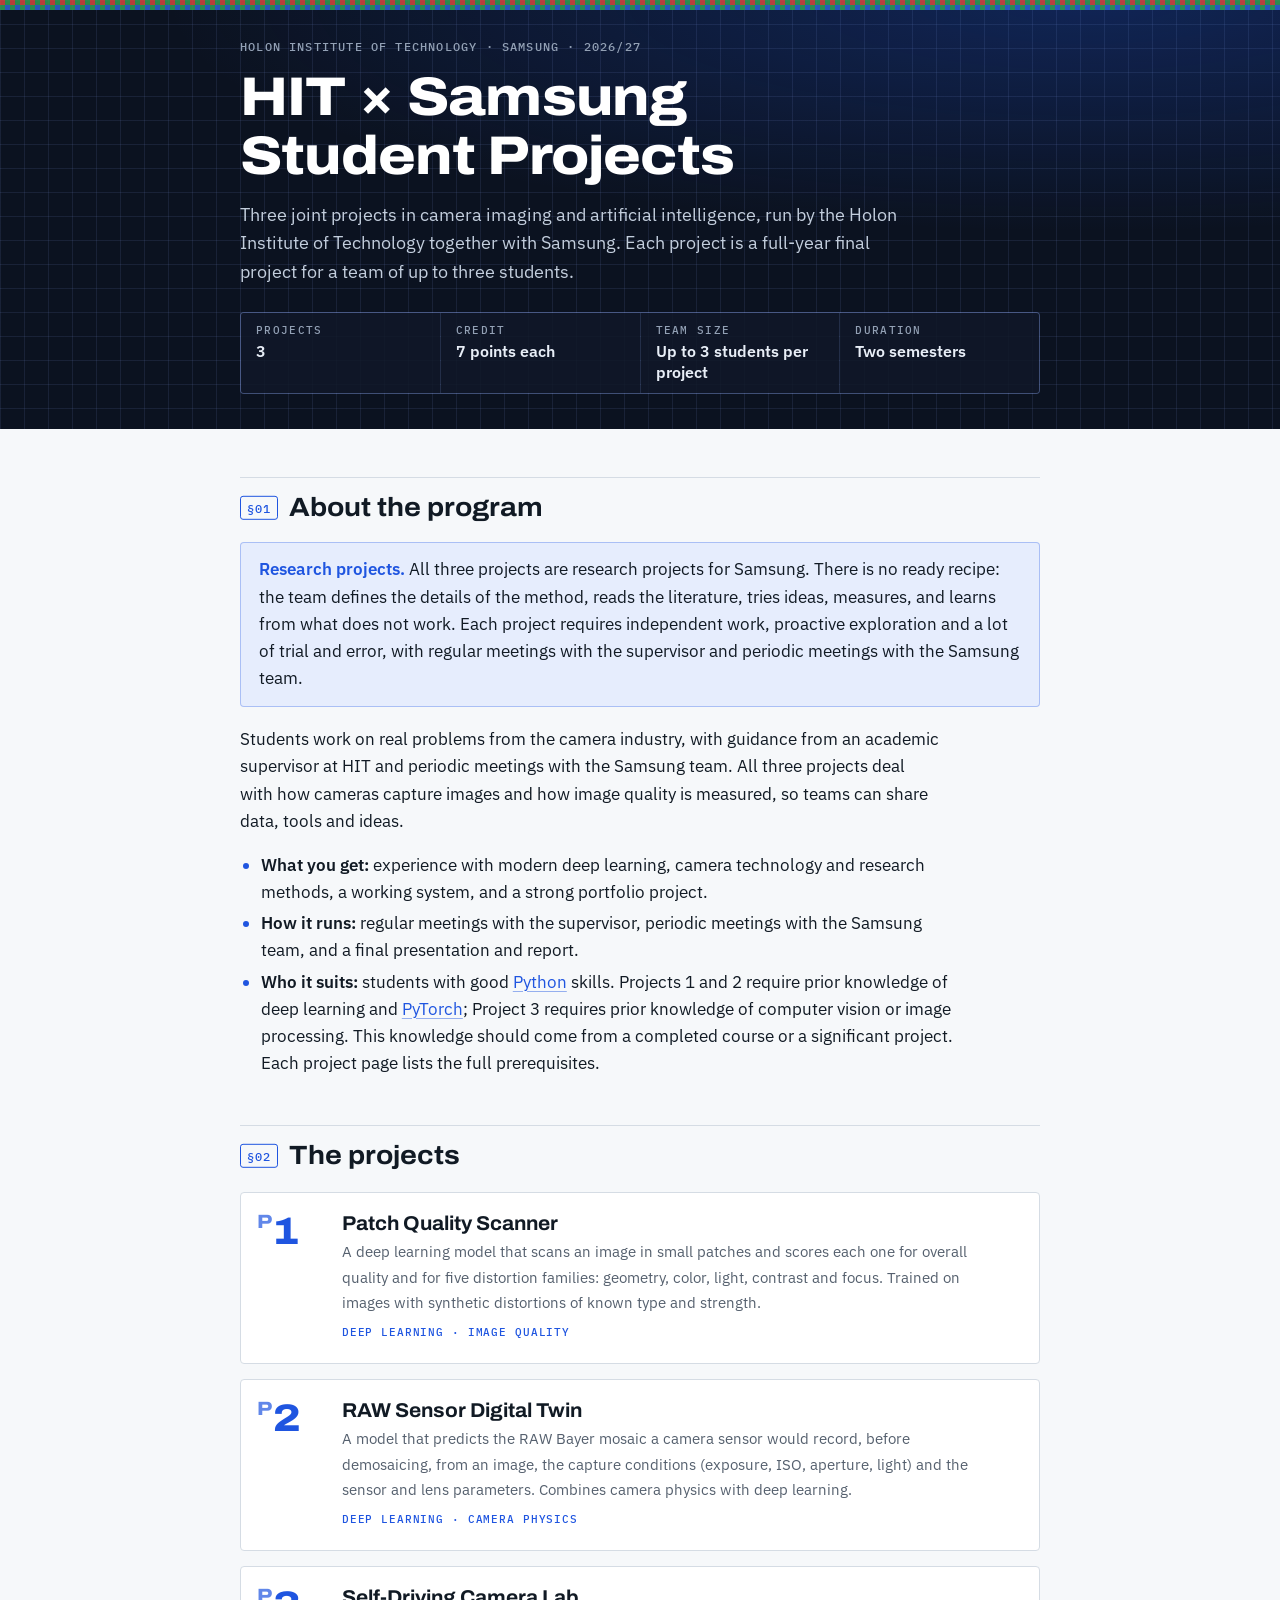
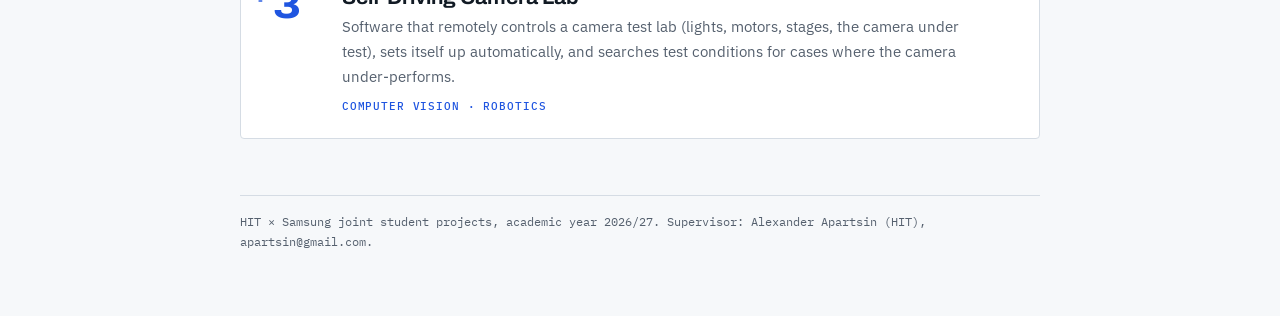
<file: index.html>
<!doctype html>
<html lang="en">
<head>
<meta charset="utf-8">
<meta name="viewport" content="width=device-width, initial-scale=1, viewport-fit=cover">
<title>HIT &times; Samsung Projects</title>
<link rel="stylesheet" href="style.css">
</head>
<body>
<main class="page">

<header class="masthead">
<div class="crumbs">Holon Institute of Technology &middot; Samsung &middot; 2026/27</div>
<h1>HIT &times; Samsung Student Projects</h1>
<p class="lede">Three joint projects in camera imaging and artificial intelligence, run by the Holon Institute of Technology together with Samsung. Each project is a full-year final project for a team of up to three students.</p>

<dl class="facts">
  <div><dt>Projects</dt><dd>3</dd></div>
  <div><dt>Credit</dt><dd>7 points each</dd></div>
  <div><dt>Team size</dt><dd>Up to 3 students per project</dd></div>
  <div><dt>Duration</dt><dd>Two semesters</dd></div>
</dl>
</header>

<h2>About the program</h2>
<p class="research"><strong>Research projects.</strong> All three projects are research projects for Samsung. There is no ready recipe: the team defines the details of the method, reads the literature, tries ideas, measures, and learns from what does not work. Each project requires independent work, proactive exploration and a lot of trial and error, with regular meetings with the supervisor and periodic meetings with the Samsung team.</p>

<p>Students work on real problems from the camera industry, with guidance from an academic supervisor at HIT and periodic meetings with the Samsung team. All three projects deal with how cameras capture images and how image quality is measured, so teams can share data, tools and ideas.</p>
<ul>
  <li><strong>What you get:</strong> experience with modern deep learning, camera technology and research methods, a working system, and a strong portfolio project.</li>
  <li><strong>How it runs:</strong> regular meetings with the supervisor, periodic meetings with the Samsung team, and a final presentation and report.</li>
  <li><strong>Who it suits:</strong> students with good <a href="https://www.python.org/">Python</a> skills. Projects 1 and 2 require prior knowledge of deep learning and <a href="https://pytorch.org/">PyTorch</a>; Project 3 requires prior knowledge of computer vision or image processing. This knowledge should come from a completed course or a significant project. Each project page lists the full prerequisites.</li>
</ul>

<h2>The projects</h2>
<div class="projects">
  <a class="project-card" href="project1-patch-quality.html">
    <span class="n">1</span>
    <div>
      <h3>Patch Quality Scanner</h3>
      <p>A deep learning model that scans an image in small patches and scores each one for overall quality and for five distortion families: geometry, color, light, contrast and focus. Trained on images with synthetic distortions of known type and strength.</p>
      <span class="kind">Deep learning &middot; Image quality</span>
    </div>
  </a>
  <a class="project-card" href="project2-raw-sensor-twin.html">
    <span class="n">2</span>
    <div>
      <h3>RAW Sensor Digital Twin</h3>
      <p>A model that predicts the RAW Bayer mosaic a camera sensor would record, before demosaicing, from an image, the capture conditions (exposure, ISO, aperture, light) and the sensor and lens parameters. Combines camera physics with deep learning.</p>
      <span class="kind">Deep learning &middot; Camera physics</span>
    </div>
  </a>
  <a class="project-card" href="project3-lab-automation.html">
    <span class="n">3</span>
    <div>
      <h3>Self-Driving Camera Lab</h3>
      <p>Software that remotely controls a camera test lab (lights, motors, stages, the camera under test), sets itself up automatically, and searches test conditions for cases where the camera under-performs.</p>
      <span class="kind">Computer vision &middot; Robotics</span>
    </div>
  </a>
</div>

<footer>HIT &times; Samsung joint student projects, academic year 2026/27. Supervisor: Alexander Apartsin (HIT), apartsin@gmail.com.</footer>
</main>
</body>
</html>
</file>
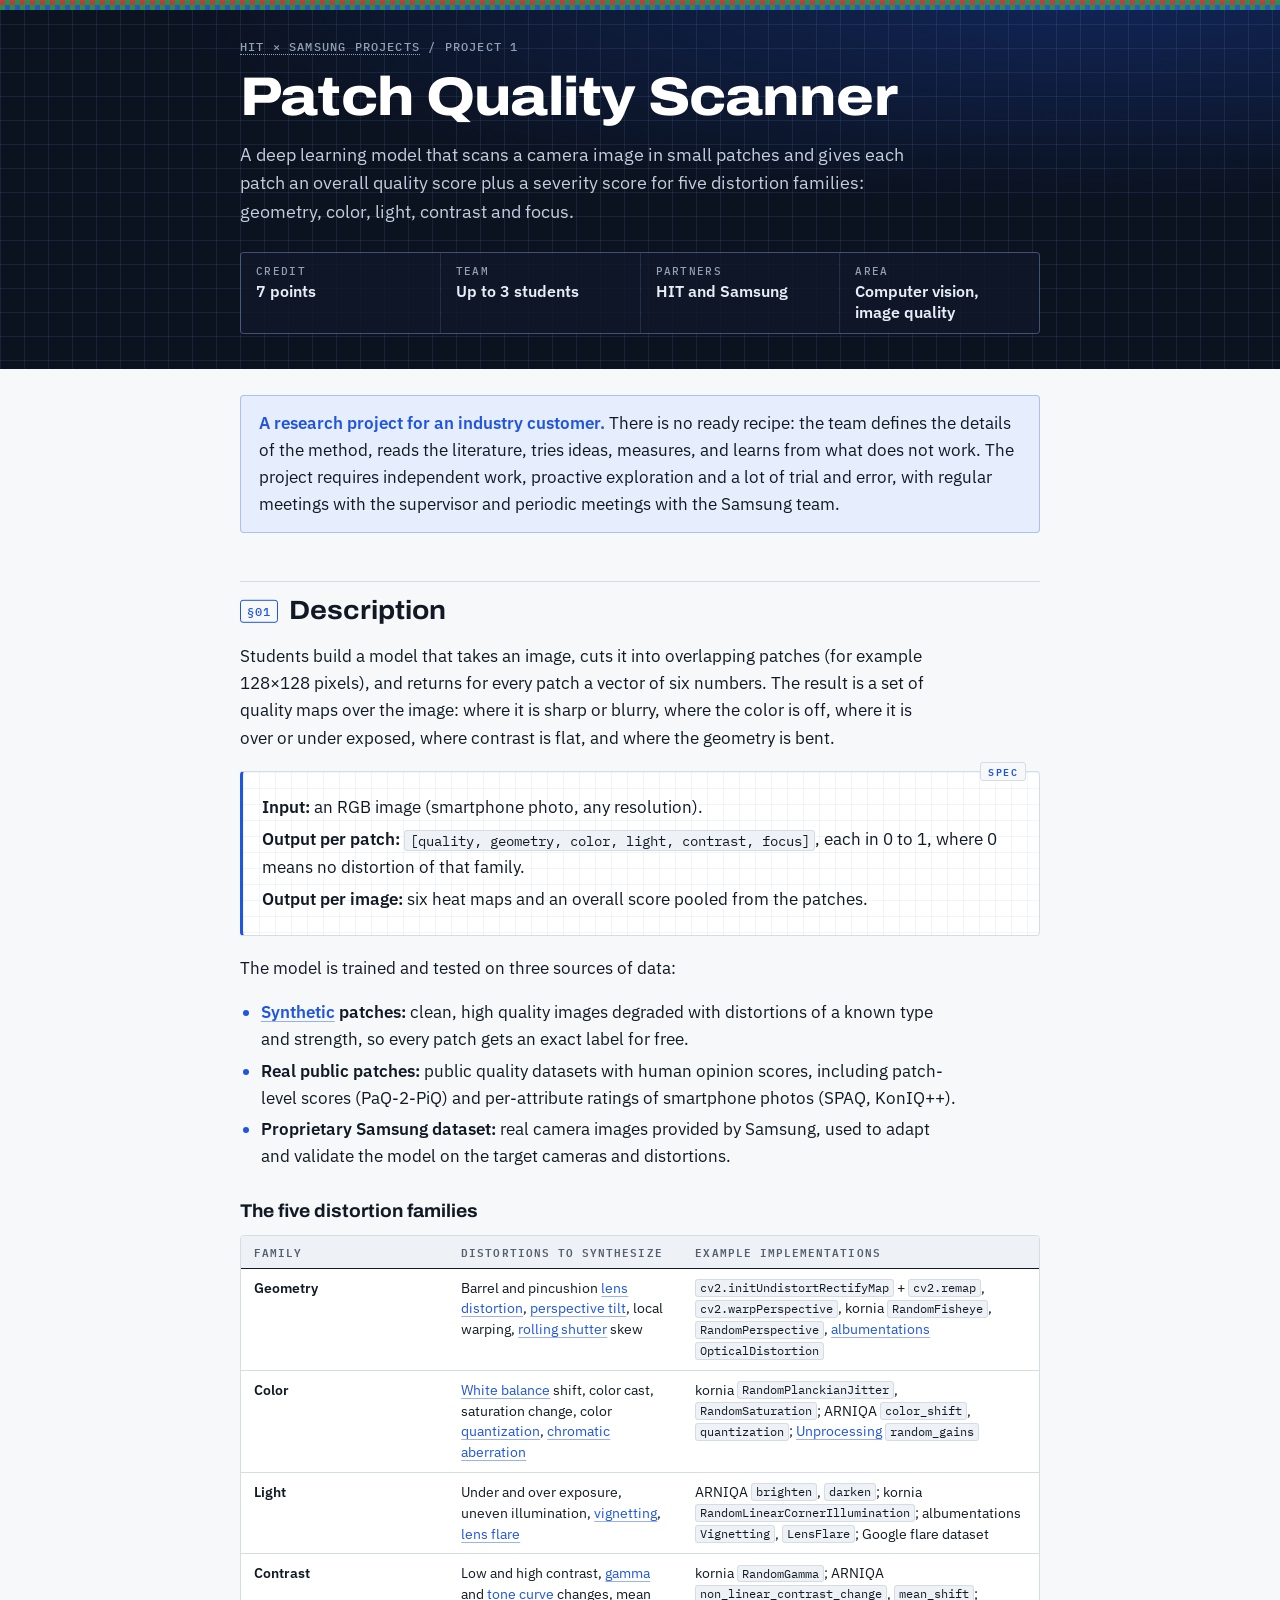
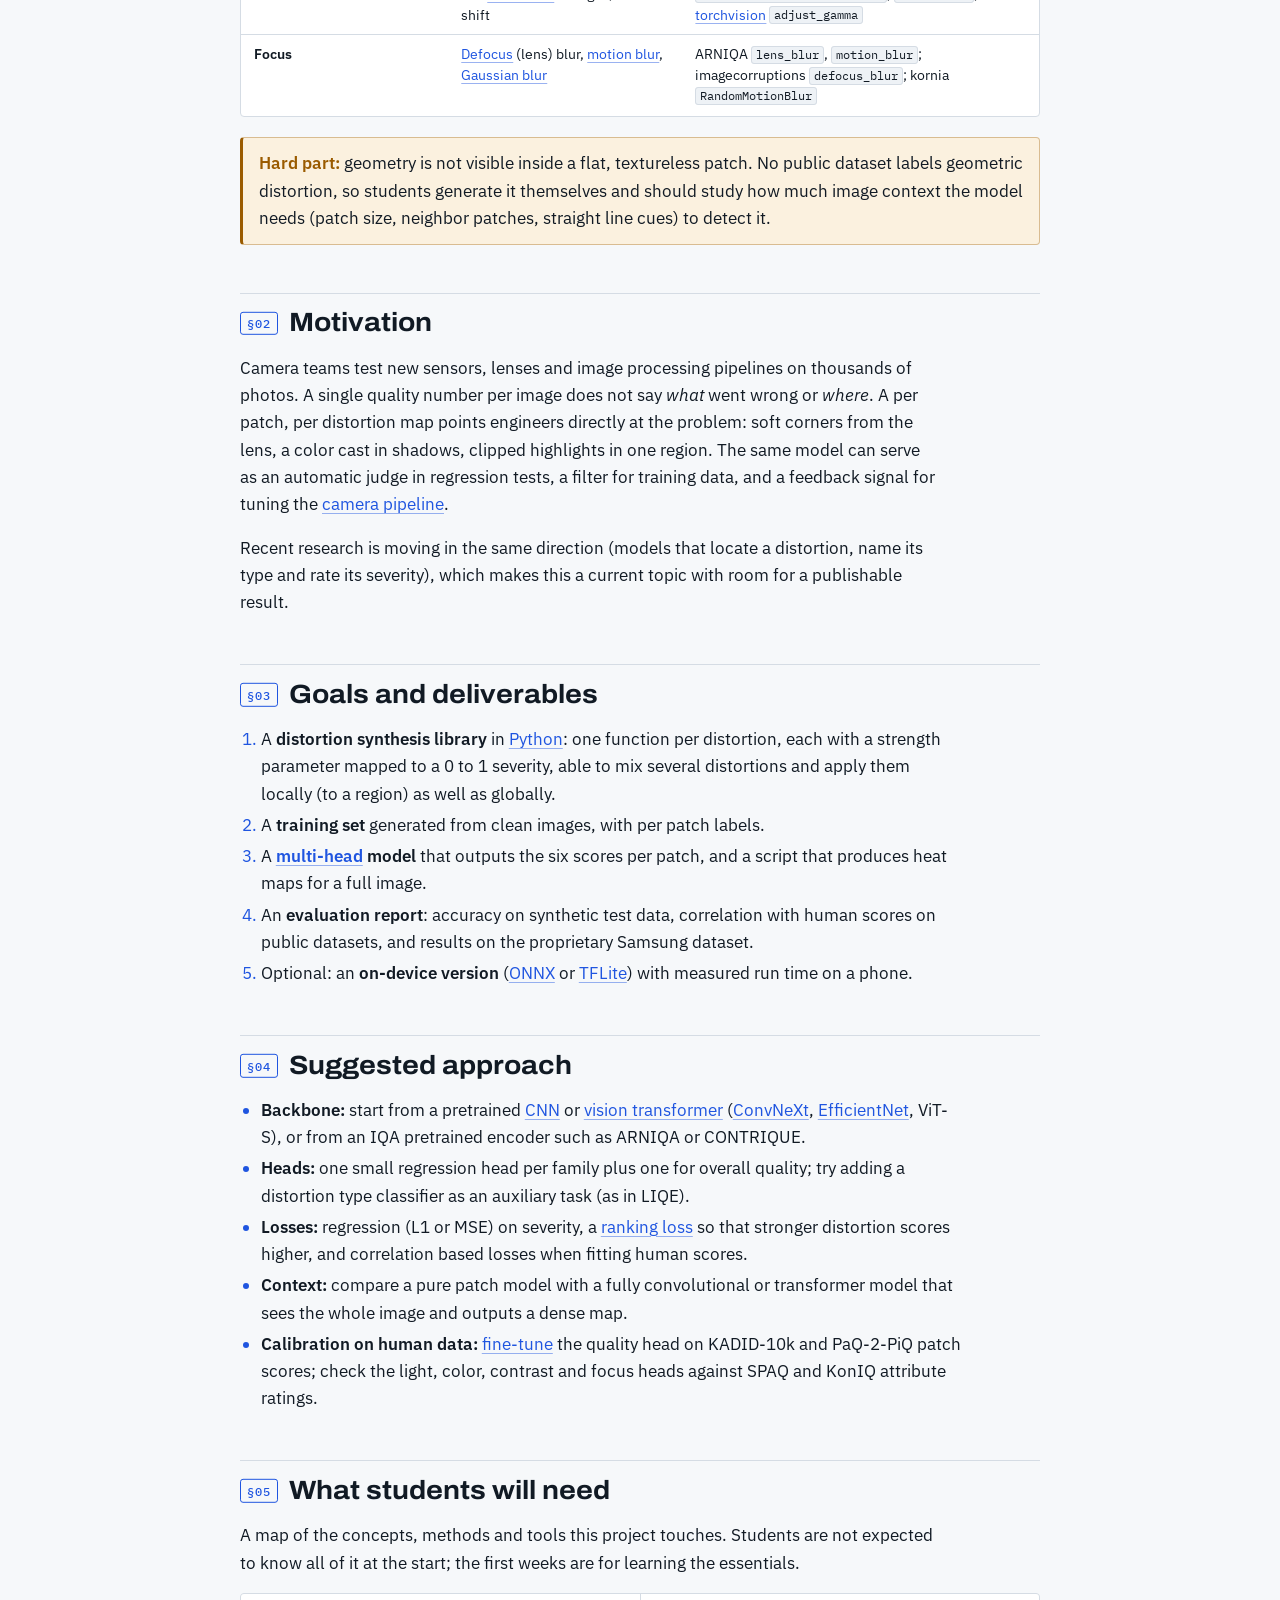
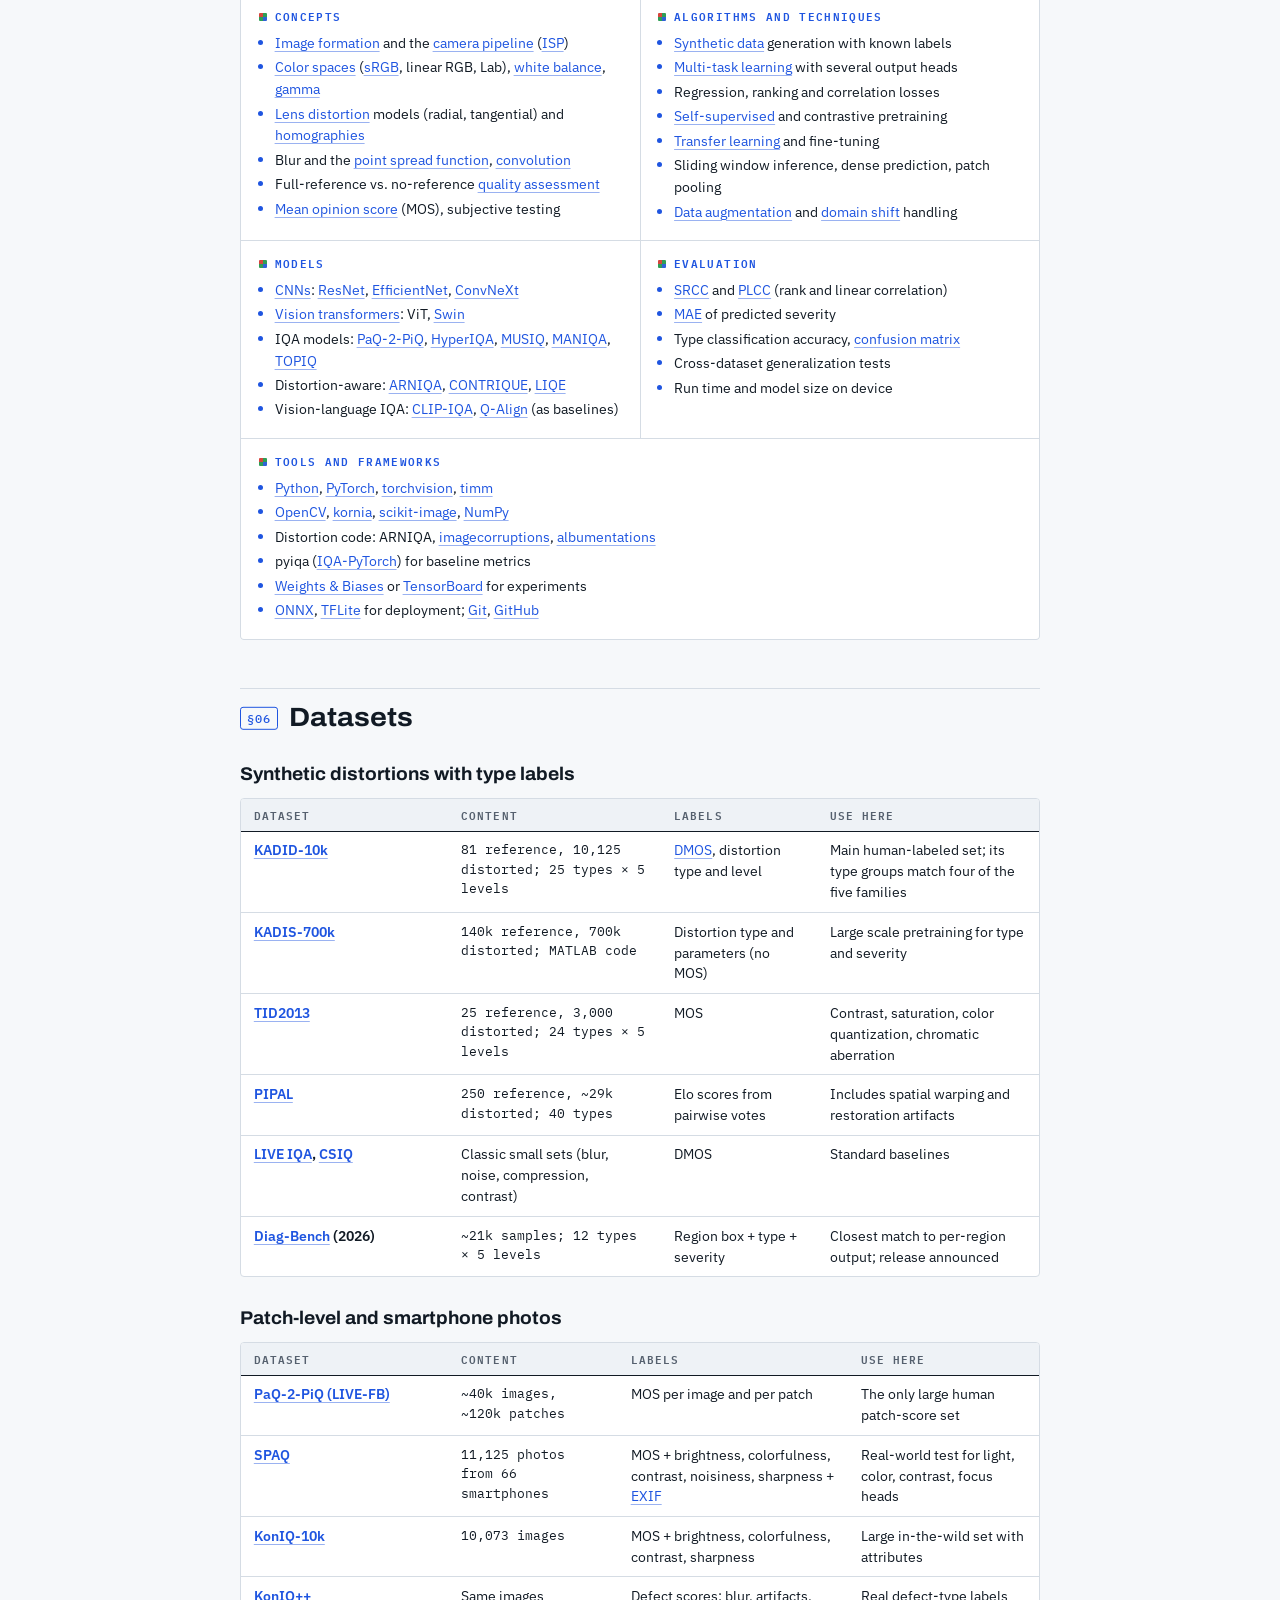
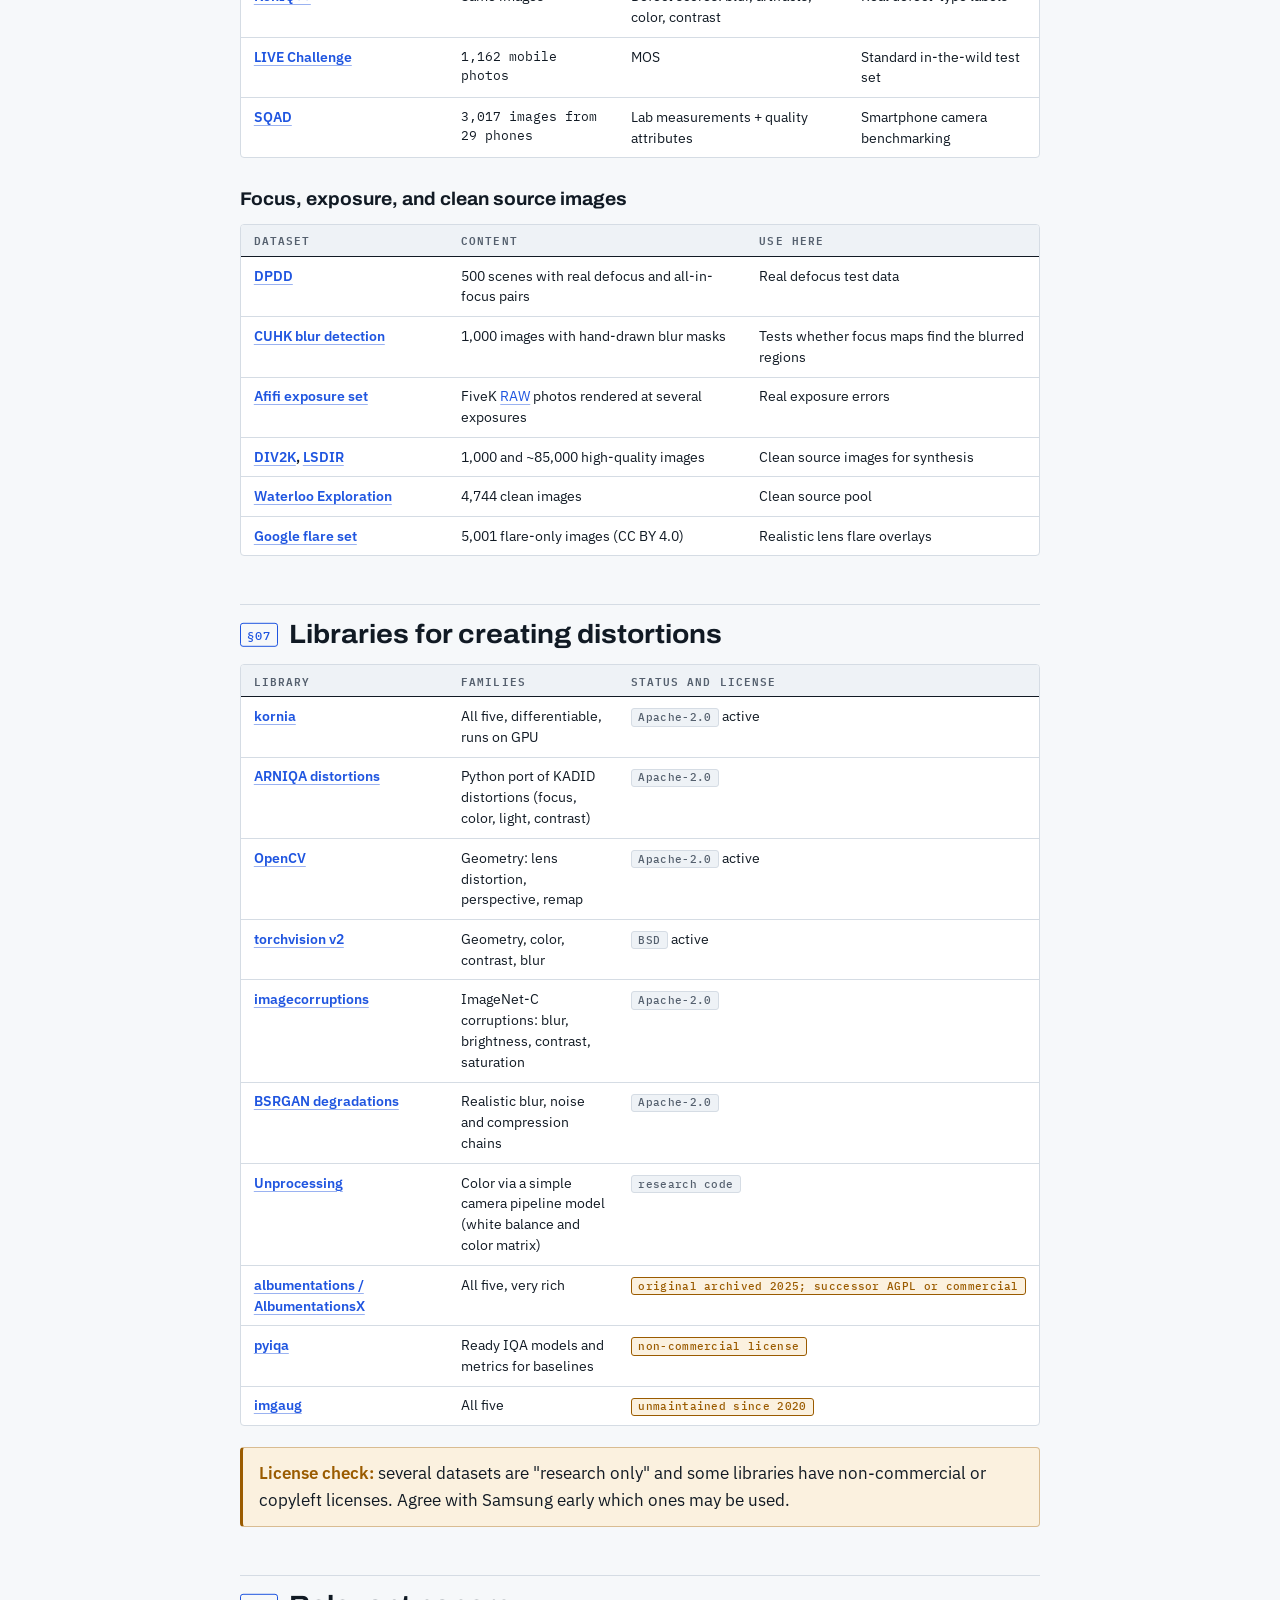
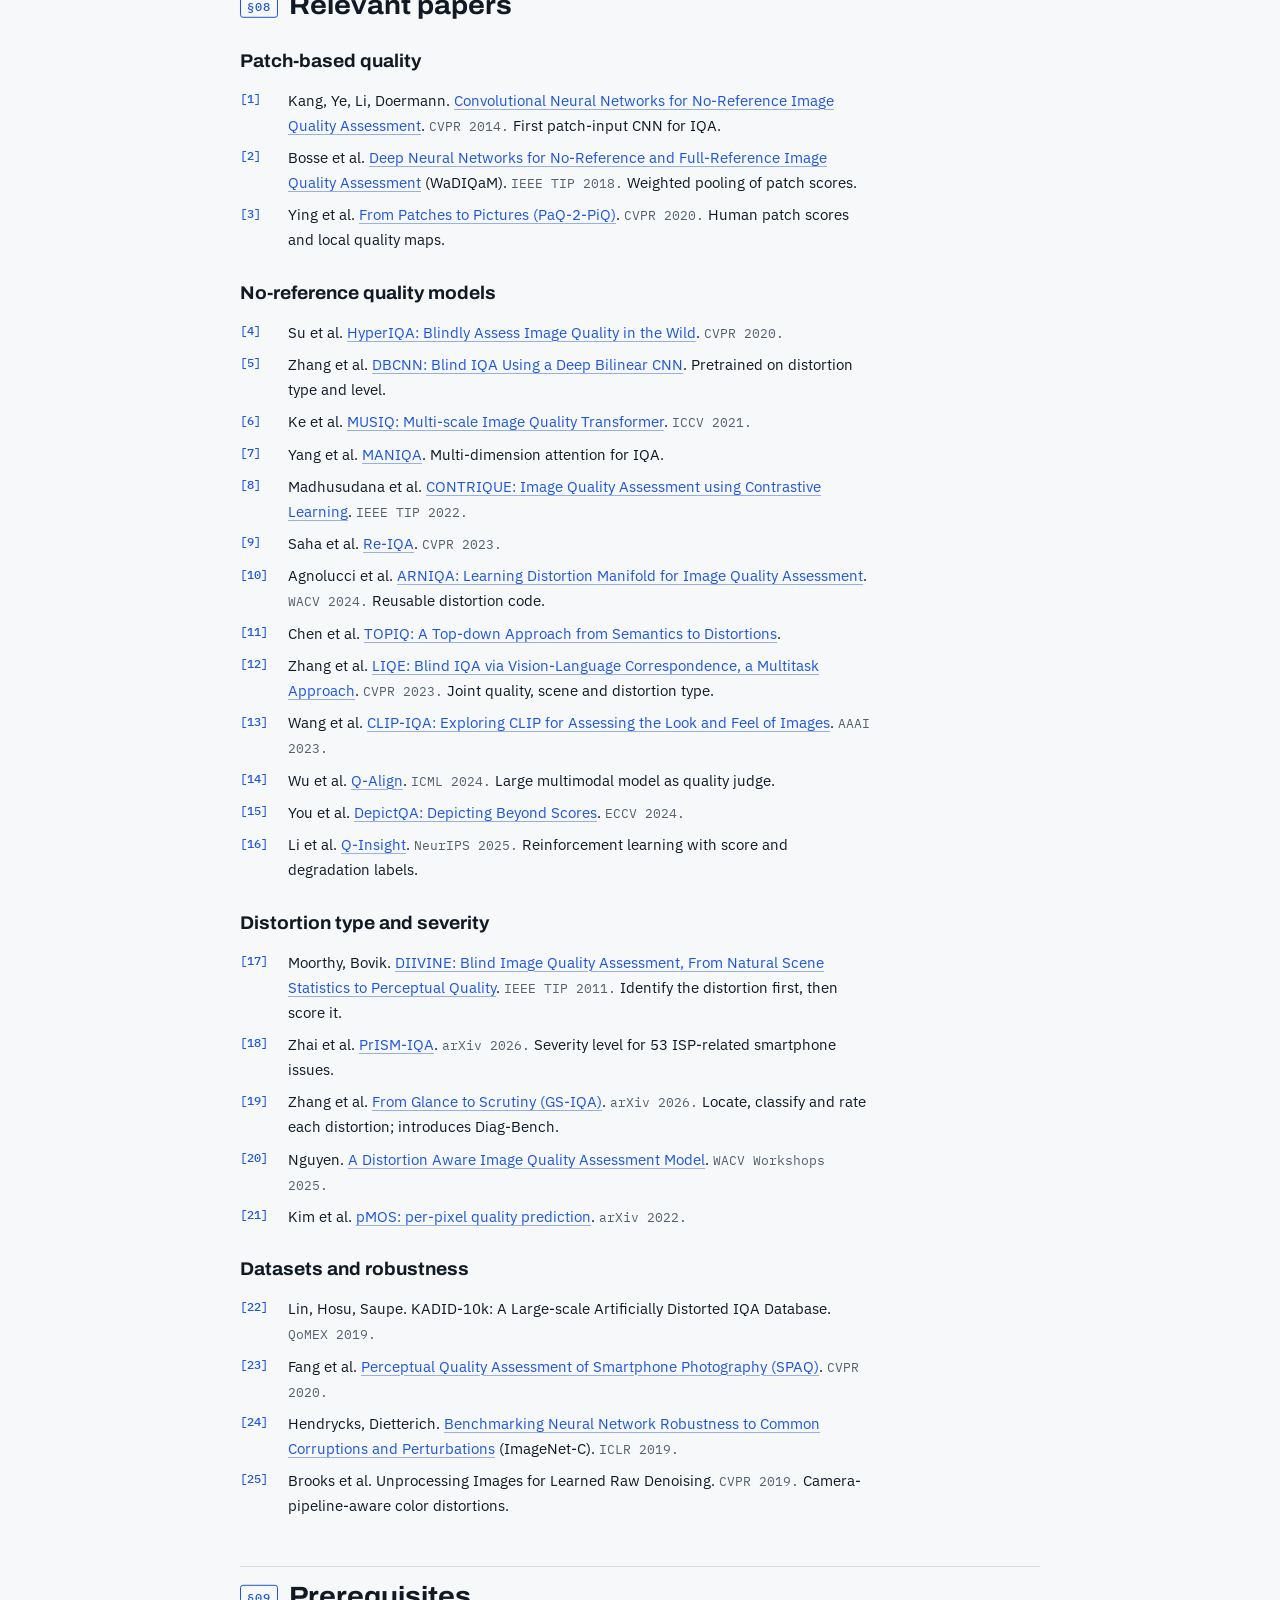
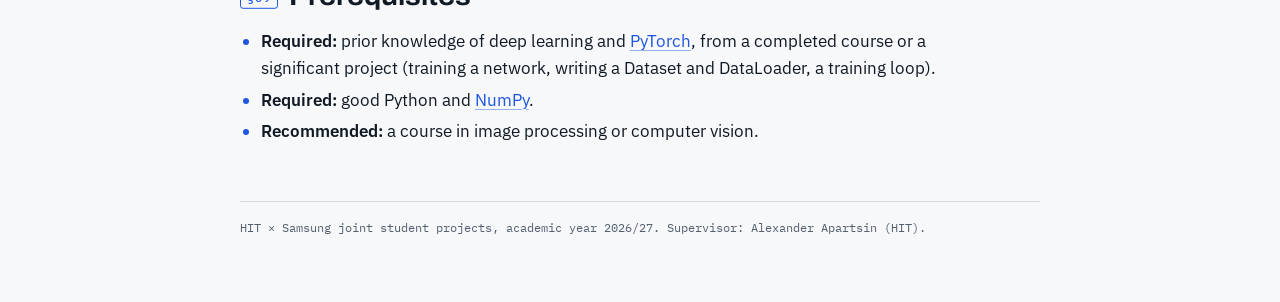
<file: project1-patch-quality.html>
<!doctype html>
<html lang="en">
<head>
<meta charset="utf-8">
<meta name="viewport" content="width=device-width, initial-scale=1, viewport-fit=cover">
<title>Patch Quality Scanner</title>
<link rel="stylesheet" href="style.css">
</head>
<body>
<main class="page">

<header class="masthead">
<div class="crumbs"><a href="index.html">HIT &times; Samsung projects</a> / Project 1</div>
<h1>Patch Quality Scanner</h1>
<p class="lede">A deep learning model that scans a camera image in small patches and gives each patch an overall quality score plus a severity score for five distortion families: geometry, color, light, contrast and focus.</p>

<dl class="facts">
  <div><dt>Credit</dt><dd>7 points</dd></div>
  <div><dt>Team</dt><dd>Up to 3 students</dd></div>
  <div><dt>Partners</dt><dd>HIT and Samsung</dd></div>
  <div><dt>Area</dt><dd>Computer vision, image quality</dd></div>
</dl>
</header>

<p class="research"><strong>A research project for an industry customer.</strong> There is no ready recipe: the team defines the details of the method, reads the literature, tries ideas, measures, and learns from what does not work. The project requires independent work, proactive exploration and a lot of trial and error, with regular meetings with the supervisor and periodic meetings with the Samsung team.</p>

<h2>Description</h2>
<p>Students build a model that takes an image, cuts it into overlapping patches (for example 128&times;128 pixels), and returns for every patch a vector of six numbers. The result is a set of quality maps over the image: where it is sharp or blurry, where the color is off, where it is over or under exposed, where contrast is flat, and where the geometry is bent.</p>

<div class="spec">
  <p><strong>Input:</strong> an RGB image (smartphone photo, any resolution).</p>
  <p><strong>Output per patch:</strong> <code>[quality, geometry, color, light, contrast, focus]</code>, each in 0 to 1, where 0 means no distortion of that family.</p>
  <p><strong>Output per image:</strong> six heat maps and an overall score pooled from the patches.</p>
</div>

<p>The model is trained and tested on three sources of data:</p>
<ul>
  <li><strong><a href="https://en.wikipedia.org/wiki/Synthetic_data">Synthetic</a> patches:</strong> clean, high quality images degraded with distortions of a known type and strength, so every patch gets an exact label for free.</li>
  <li><strong>Real public patches:</strong> public quality datasets with human opinion scores, including patch-level scores (PaQ-2-PiQ) and per-attribute ratings of smartphone photos (SPAQ, KonIQ++).</li>
  <li><strong>Proprietary Samsung dataset:</strong> real camera images provided by Samsung, used to adapt and validate the model on the target cameras and distortions.</li>
</ul>

<h3>The five distortion families</h3>
<div class="table-wrap"><table>
<thead><tr><th>Family</th><th>Distortions to synthesize</th><th>Example implementations</th></tr></thead>
<tbody>
<tr><td>Geometry</td><td>Barrel and pincushion <a href="https://en.wikipedia.org/wiki/Distortion_(optics)">lens distortion</a>, <a href="https://en.wikipedia.org/wiki/Perspective_distortion">perspective tilt</a>, local warping, <a href="https://en.wikipedia.org/wiki/Rolling_shutter">rolling shutter</a> skew</td><td><code>cv2.initUndistortRectifyMap</code> + <code>cv2.remap</code>, <code>cv2.warpPerspective</code>, kornia <code>RandomFisheye</code>, <code>RandomPerspective</code>, <a href="https://github.com/albumentations-team/albumentations">albumentations</a> <code>OpticalDistortion</code></td></tr>
<tr><td>Color</td><td><a href="https://en.wikipedia.org/wiki/Color_balance">White balance</a> shift, color cast, saturation change, color <a href="https://en.wikipedia.org/wiki/Quantization_(image_processing)">quantization</a>, <a href="https://en.wikipedia.org/wiki/Chromatic_aberration">chromatic aberration</a></td><td>kornia <code>RandomPlanckianJitter</code>, <code>RandomSaturation</code>; ARNIQA <code>color_shift</code>, <code>quantization</code>; <a href="https://arxiv.org/abs/1811.11127">Unprocessing</a> <code>random_gains</code></td></tr>
<tr><td>Light</td><td>Under and over exposure, uneven illumination, <a href="https://en.wikipedia.org/wiki/Vignetting">vignetting</a>, <a href="https://en.wikipedia.org/wiki/Lens_flare">lens flare</a></td><td>ARNIQA <code>brighten</code>, <code>darken</code>; kornia <code>RandomLinearCornerIllumination</code>; albumentations <code>Vignetting</code>, <code>LensFlare</code>; Google flare dataset</td></tr>
<tr><td>Contrast</td><td>Low and high contrast, <a href="https://en.wikipedia.org/wiki/Gamma_correction">gamma</a> and <a href="https://en.wikipedia.org/wiki/Tone_mapping">tone curve</a> changes, mean shift</td><td>kornia <code>RandomGamma</code>; ARNIQA <code>non_linear_contrast_change</code>, <code>mean_shift</code>; <a href="https://docs.pytorch.org/vision/stable/">torchvision</a> <code>adjust_gamma</code></td></tr>
<tr><td>Focus</td><td><a href="https://en.wikipedia.org/wiki/Defocus_aberration">Defocus</a> (lens) blur, <a href="https://en.wikipedia.org/wiki/Motion_blur_(media)">motion blur</a>, <a href="https://en.wikipedia.org/wiki/Gaussian_blur">Gaussian blur</a></td><td>ARNIQA <code>lens_blur</code>, <code>motion_blur</code>; imagecorruptions <code>defocus_blur</code>; kornia <code>RandomMotionBlur</code></td></tr>
</tbody>
</table></div>

<p class="note"><strong>Hard part:</strong> geometry is not visible inside a flat, textureless patch. No public dataset labels geometric distortion, so students generate it themselves and should study how much image context the model needs (patch size, neighbor patches, straight line cues) to detect it.</p>

<h2>Motivation</h2>
<p>Camera teams test new sensors, lenses and image processing pipelines on thousands of photos. A single quality number per image does not say <em>what</em> went wrong or <em>where</em>. A per patch, per distortion map points engineers directly at the problem: soft corners from the lens, a color cast in shadows, clipped highlights in one region. The same model can serve as an automatic judge in regression tests, a filter for training data, and a feedback signal for tuning the <a href="https://en.wikipedia.org/wiki/Color_image_pipeline">camera pipeline</a>.</p>
<p>Recent research is moving in the same direction (models that locate a distortion, name its type and rate its severity), which makes this a current topic with room for a publishable result.</p>

<h2>Goals and deliverables</h2>
<ol>
  <li>A <strong>distortion synthesis library</strong> in <a href="https://www.python.org/">Python</a>: one function per distortion, each with a strength parameter mapped to a 0 to 1 severity, able to mix several distortions and apply them locally (to a region) as well as globally.</li>
  <li>A <strong>training set</strong> generated from clean images, with per patch labels.</li>
  <li>A <strong><a href="https://en.wikipedia.org/wiki/Multi-task_learning">multi-head</a> model</strong> that outputs the six scores per patch, and a script that produces heat maps for a full image.</li>
  <li>An <strong>evaluation report</strong>: accuracy on synthetic test data, correlation with human scores on public datasets, and results on the proprietary Samsung dataset.</li>
  <li>Optional: an <strong>on-device version</strong> (<a href="https://onnx.ai/">ONNX</a> or <a href="https://ai.google.dev/edge/litert">TFLite</a>) with measured run time on a phone.</li>
</ol>

<h2>Suggested approach</h2>
<ul>
  <li><strong>Backbone:</strong> start from a pretrained <a href="https://en.wikipedia.org/wiki/Convolutional_neural_network">CNN</a> or <a href="https://en.wikipedia.org/wiki/Vision_transformer">vision transformer</a> (<a href="https://arxiv.org/abs/2201.03545">ConvNeXt</a>, <a href="https://arxiv.org/abs/1905.11946">EfficientNet</a>, ViT-S), or from an IQA pretrained encoder such as ARNIQA or CONTRIQUE.</li>
  <li><strong>Heads:</strong> one small regression head per family plus one for overall quality; try adding a distortion type classifier as an auxiliary task (as in LIQE).</li>
  <li><strong>Losses:</strong> regression (L1 or MSE) on severity, a <a href="https://en.wikipedia.org/wiki/Learning_to_rank">ranking loss</a> so that stronger distortion scores higher, and correlation based losses when fitting human scores.</li>
  <li><strong>Context:</strong> compare a pure patch model with a fully convolutional or transformer model that sees the whole image and outputs a dense map.</li>
  <li><strong>Calibration on human data:</strong> <a href="https://en.wikipedia.org/wiki/Fine-tuning_(deep_learning)">fine-tune</a> the quality head on KADID-10k and PaQ-2-PiQ patch scores; check the light, color, contrast and focus heads against SPAQ and KonIQ attribute ratings.</li>
</ul>

<h2>What students will need</h2>
<p>A map of the concepts, methods and tools this project touches. Students are not expected to know all of it at the start; the first weeks are for learning the essentials.</p>
<div class="skills">
  <div class="skill"><h4>Concepts</h4><ul>
    <li><a href="https://en.wikipedia.org/wiki/Image_formation">Image formation</a> and the <a href="https://en.wikipedia.org/wiki/Color_image_pipeline">camera pipeline</a> (<a href="https://en.wikipedia.org/wiki/Image_processor">ISP</a>)</li>
    <li><a href="https://en.wikipedia.org/wiki/Color_space">Color spaces</a> (<a href="https://en.wikipedia.org/wiki/SRGB">sRGB</a>, linear RGB, Lab), <a href="https://en.wikipedia.org/wiki/Color_balance">white balance</a>, <a href="https://en.wikipedia.org/wiki/Gamma_correction">gamma</a></li>
    <li><a href="https://en.wikipedia.org/wiki/Distortion_(optics)">Lens distortion</a> models (radial, tangential) and <a href="https://en.wikipedia.org/wiki/Homography_(computer_vision)">homographies</a></li>
    <li>Blur and the <a href="https://en.wikipedia.org/wiki/Point_spread_function">point spread function</a>, <a href="https://en.wikipedia.org/wiki/Convolution">convolution</a></li>
    <li>Full-reference vs. no-reference <a href="https://en.wikipedia.org/wiki/Image_quality">quality assessment</a></li>
    <li><a href="https://en.wikipedia.org/wiki/Mean_opinion_score">Mean opinion score</a> (MOS), subjective testing</li>
  </ul></div>
  <div class="skill"><h4>Algorithms and techniques</h4><ul>
    <li><a href="https://en.wikipedia.org/wiki/Synthetic_data">Synthetic data</a> generation with known labels</li>
    <li><a href="https://en.wikipedia.org/wiki/Multi-task_learning">Multi-task learning</a> with several output heads</li>
    <li>Regression, ranking and correlation losses</li>
    <li><a href="https://en.wikipedia.org/wiki/Self-supervised_learning">Self-supervised</a> and contrastive pretraining</li>
    <li><a href="https://en.wikipedia.org/wiki/Transfer_learning">Transfer learning</a> and fine-tuning</li>
    <li>Sliding window inference, dense prediction, patch pooling</li>
    <li><a href="https://en.wikipedia.org/wiki/Data_augmentation">Data augmentation</a> and <a href="https://en.wikipedia.org/wiki/Domain_adaptation">domain shift</a> handling</li>
  </ul></div>
  <div class="skill"><h4>Models</h4><ul>
    <li><a href="https://en.wikipedia.org/wiki/Convolutional_neural_network">CNNs</a>: <a href="https://en.wikipedia.org/wiki/Residual_neural_network">ResNet</a>, <a href="https://arxiv.org/abs/1905.11946">EfficientNet</a>, <a href="https://arxiv.org/abs/2201.03545">ConvNeXt</a></li>
    <li><a href="https://en.wikipedia.org/wiki/Vision_transformer">Vision transformers</a>: ViT, <a href="https://arxiv.org/abs/2103.14030">Swin</a></li>
    <li>IQA models: <a href="https://arxiv.org/abs/1912.10088">PaQ-2-PiQ</a>, <a href="https://openaccess.thecvf.com/content_CVPR_2020/papers/Su_Blindly_Assess_Image_Quality_in_the_Wild_Guided_by_a_CVPR_2020_paper.pdf">HyperIQA</a>, <a href="https://arxiv.org/abs/2108.05997">MUSIQ</a>, <a href="https://arxiv.org/abs/2204.08958">MANIQA</a>, <a href="https://arxiv.org/abs/2308.03060">TOPIQ</a></li>
    <li>Distortion-aware: <a href="https://github.com/miccunifi/ARNIQA">ARNIQA</a>, <a href="https://arxiv.org/abs/2110.13266">CONTRIQUE</a>, <a href="https://arxiv.org/abs/2303.14968">LIQE</a></li>
    <li>Vision-language IQA: <a href="https://arxiv.org/abs/2207.12396">CLIP-IQA</a>, <a href="https://arxiv.org/abs/2312.17090">Q-Align</a> (as baselines)</li>
  </ul></div>
  <div class="skill"><h4>Evaluation</h4><ul>
    <li><a href="https://en.wikipedia.org/wiki/Spearman%27s_rank_correlation_coefficient">SRCC</a> and <a href="https://en.wikipedia.org/wiki/Pearson_correlation_coefficient">PLCC</a> (rank and linear correlation)</li>
    <li><a href="https://en.wikipedia.org/wiki/Mean_absolute_error">MAE</a> of predicted severity</li>
    <li>Type classification accuracy, <a href="https://en.wikipedia.org/wiki/Confusion_matrix">confusion matrix</a></li>
    <li>Cross-dataset generalization tests</li>
    <li>Run time and model size on device</li>
  </ul></div>
  <div class="skill"><h4>Tools and frameworks</h4><ul>
    <li><a href="https://www.python.org/">Python</a>, <a href="https://pytorch.org/">PyTorch</a>, <a href="https://docs.pytorch.org/vision/stable/">torchvision</a>, <a href="https://github.com/huggingface/pytorch-image-models">timm</a></li>
    <li><a href="https://opencv.org/">OpenCV</a>, <a href="https://kornia.readthedocs.io/">kornia</a>, <a href="https://scikit-image.org/">scikit-image</a>, <a href="https://numpy.org/">NumPy</a></li>
    <li>Distortion code: ARNIQA, <a href="https://github.com/bethgelab/imagecorruptions">imagecorruptions</a>, <a href="https://github.com/albumentations-team/albumentations">albumentations</a></li>
    <li>pyiqa (<a href="https://github.com/chaofengc/IQA-PyTorch">IQA-PyTorch</a>) for baseline metrics</li>
    <li><a href="https://wandb.ai/site">Weights &amp; Biases</a> or <a href="https://www.tensorflow.org/tensorboard">TensorBoard</a> for experiments</li>
    <li><a href="https://onnx.ai/">ONNX</a>, <a href="https://ai.google.dev/edge/litert">TFLite</a> for deployment; <a href="https://git-scm.com/">Git</a>, <a href="https://github.com/">GitHub</a></li>
  </ul></div>
</div>

<h2>Datasets</h2>
<h3>Synthetic distortions with type labels</h3>
<div class="table-wrap"><table>
<thead><tr><th>Dataset</th><th>Content</th><th>Labels</th><th>Use here</th></tr></thead>
<tbody>
<tr><td><a href="https://database.mmsp-kn.de/kadid-10k-database.html">KADID-10k</a></td><td class="num">81 reference, 10,125 distorted; 25 types &times; 5 levels</td><td><a href="https://en.wikipedia.org/wiki/Mean_opinion_score">DMOS</a>, distortion type and level</td><td>Main human-labeled set; its type groups match four of the five families</td></tr>
<tr><td><a href="https://database.mmsp-kn.de/kadid-10k-database.html">KADIS-700k</a></td><td class="num">140k reference, 700k distorted; MATLAB code</td><td>Distortion type and parameters (no MOS)</td><td>Large scale pretraining for type and severity</td></tr>
<tr><td><a href="https://www.ponomarenko.info/tid2013.htm">TID2013</a></td><td class="num">25 reference, 3,000 distorted; 24 types &times; 5 levels</td><td>MOS</td><td>Contrast, saturation, color quantization, chromatic aberration</td></tr>
<tr><td><a href="https://arxiv.org/abs/2007.12142">PIPAL</a></td><td class="num">250 reference, ~29k distorted; 40 types</td><td>Elo scores from pairwise votes</td><td>Includes spatial warping and restoration artifacts</td></tr>
<tr><td><a href="https://live.ece.utexas.edu/research/quality/subjective.htm">LIVE IQA</a>, <a href="https://s2.smu.edu/~eclarson/csiq.html">CSIQ</a></td><td>Classic small sets (blur, noise, compression, contrast)</td><td>DMOS</td><td>Standard baselines</td></tr>
<tr><td><a href="https://arxiv.org/html/2609.08316">Diag-Bench</a> (2026)</td><td class="num">~21k samples; 12 types &times; 5 levels</td><td>Region box + type + severity</td><td>Closest match to per-region output; release announced</td></tr>
</tbody>
</table></div>

<h3>Patch-level and smartphone photos</h3>
<div class="table-wrap"><table>
<thead><tr><th>Dataset</th><th>Content</th><th>Labels</th><th>Use here</th></tr></thead>
<tbody>
<tr><td><a href="https://baidut.github.io/PaQ-2-PiQ/">PaQ-2-PiQ (LIVE-FB)</a></td><td class="num">~40k images, ~120k patches</td><td>MOS per image and per patch</td><td>The only large human patch-score set</td></tr>
<tr><td><a href="https://github.com/h4nwei/SPAQ">SPAQ</a></td><td class="num">11,125 photos from 66 smartphones</td><td>MOS + brightness, colorfulness, contrast, noisiness, sharpness + <a href="https://en.wikipedia.org/wiki/Exif">EXIF</a></td><td>Real-world test for light, color, contrast, focus heads</td></tr>
<tr><td><a href="https://database.mmsp-kn.de/koniq-10k-database.html">KonIQ-10k</a></td><td class="num">10,073 images</td><td>MOS + brightness, colorfulness, contrast, sharpness</td><td>Large in-the-wild set with attributes</td></tr>
<tr><td><a href="https://database.mmsp-kn.de/koniq-image-defects-database.html">KonIQ++</a></td><td>Same images</td><td>Defect scores: blur, artifacts, color, contrast</td><td>Real defect-type labels</td></tr>
<tr><td><a href="https://live.ece.utexas.edu/research/ChallengeDB/index.html">LIVE Challenge</a></td><td class="num">1,162 mobile photos</td><td>MOS</td><td>Standard in-the-wild test set</td></tr>
<tr><td><a href="https://openaccess.thecvf.com/content/ICCV2023/papers/Fang_SQAD_Automatic_Smartphone_Camera_Quality_Assessment_and_Benchmarking_ICCV_2023_paper.pdf">SQAD</a></td><td class="num">3,017 images from 29 phones</td><td>Lab measurements + quality attributes</td><td>Smartphone camera benchmarking</td></tr>
</tbody>
</table></div>

<h3>Focus, exposure, and clean source images</h3>
<div class="table-wrap"><table>
<thead><tr><th>Dataset</th><th>Content</th><th>Use here</th></tr></thead>
<tbody>
<tr><td><a href="https://github.com/Abdullah-Abuolaim/defocus-deblurring-dual-pixel">DPDD</a></td><td>500 scenes with real defocus and all-in-focus pairs</td><td>Real defocus test data</td></tr>
<tr><td><a href="https://www.cse.cuhk.edu.hk/leojia/projects/dblurdetect/dataset.html">CUHK blur detection</a></td><td>1,000 images with hand-drawn blur masks</td><td>Tests whether focus maps find the blurred regions</td></tr>
<tr><td><a href="https://github.com/mahmoudnafifi/Exposure_Correction">Afifi exposure set</a></td><td>FiveK <a href="https://en.wikipedia.org/wiki/Raw_image_format">RAW</a> photos rendered at several exposures</td><td>Real exposure errors</td></tr>
<tr><td><a href="https://data.vision.ee.ethz.ch/cvl/DIV2K/">DIV2K</a>, <a href="https://ofsoundof.github.io/lsdir-data/">LSDIR</a></td><td>1,000 and ~85,000 high-quality images</td><td>Clean source images for synthesis</td></tr>
<tr><td><a href="https://kedema.org/project/exploration/index.html">Waterloo Exploration</a></td><td>4,744 clean images</td><td>Clean source pool</td></tr>
<tr><td><a href="https://github.com/google-research/google-research/tree/master/flare_removal">Google flare set</a></td><td>5,001 flare-only images (CC BY 4.0)</td><td>Realistic lens flare overlays</td></tr>
</tbody>
</table></div>

<h2>Libraries for creating distortions</h2>
<div class="table-wrap"><table>
<thead><tr><th>Library</th><th>Families</th><th>Status and license</th></tr></thead>
<tbody>
<tr><td><a href="https://kornia.readthedocs.io/">kornia</a></td><td>All five, differentiable, runs on GPU</td><td><span class="tag">Apache-2.0</span> active</td></tr>
<tr><td><a href="https://github.com/miccunifi/ARNIQA">ARNIQA distortions</a></td><td>Python port of KADID distortions (focus, color, light, contrast)</td><td><span class="tag">Apache-2.0</span></td></tr>
<tr><td><a href="https://opencv.org/">OpenCV</a></td><td>Geometry: lens distortion, perspective, remap</td><td><span class="tag">Apache-2.0</span> active</td></tr>
<tr><td><a href="https://docs.pytorch.org/vision/stable/transforms.html">torchvision v2</a></td><td>Geometry, color, contrast, blur</td><td><span class="tag">BSD</span> active</td></tr>
<tr><td><a href="https://github.com/bethgelab/imagecorruptions">imagecorruptions</a></td><td>ImageNet-C corruptions: blur, brightness, contrast, saturation</td><td><span class="tag">Apache-2.0</span></td></tr>
<tr><td><a href="https://github.com/cszn/BSRGAN">BSRGAN degradations</a></td><td>Realistic blur, noise and compression chains</td><td><span class="tag">Apache-2.0</span></td></tr>
<tr><td><a href="https://github.com/google-research/google-research/tree/master/unprocessing">Unprocessing</a></td><td>Color via a simple camera pipeline model (white balance and color matrix)</td><td><span class="tag">research code</span></td></tr>
<tr><td><a href="https://github.com/albumentations-team/AlbumentationsX">albumentations / AlbumentationsX</a></td><td>All five, very rich</td><td><span class="tag warn">original archived 2025; successor AGPL or commercial</span></td></tr>
<tr><td><a href="https://github.com/chaofengc/IQA-PyTorch">pyiqa</a></td><td>Ready IQA models and metrics for baselines</td><td><span class="tag warn">non-commercial license</span></td></tr>
<tr><td><a href="https://github.com/aleju/imgaug">imgaug</a></td><td>All five</td><td><span class="tag warn">unmaintained since 2020</span></td></tr>
</tbody>
</table></div>
<p class="note"><strong>License check:</strong> several datasets are "research only" and some libraries have non-commercial or copyleft licenses. Agree with Samsung early which ones may be used.</p>

<h2>Relevant papers</h2>
<h3>Patch-based quality</h3>
<ol class="refs">
  <li>Kang, Ye, Li, Doermann. <a href="https://openaccess.thecvf.com/content_cvpr_2014/html/Kang_Convolutional_Neural_Networks_2014_CVPR_paper.html">Convolutional Neural Networks for No-Reference Image Quality Assessment</a>. <span class="venue">CVPR 2014.</span> First patch-input CNN for IQA.</li>
  <li>Bosse et al. <a href="https://arxiv.org/abs/1612.01697">Deep Neural Networks for No-Reference and Full-Reference Image Quality Assessment</a> (WaDIQaM). <span class="venue">IEEE TIP 2018.</span> Weighted pooling of patch scores.</li>
  <li>Ying et al. <a href="https://arxiv.org/abs/1912.10088">From Patches to Pictures (PaQ-2-PiQ)</a>. <span class="venue">CVPR 2020.</span> Human patch scores and local quality maps.</li>
</ol>
<h3>No-reference quality models</h3>
<ol class="refs" start="4">
  <li>Su et al. <a href="https://openaccess.thecvf.com/content_CVPR_2020/papers/Su_Blindly_Assess_Image_Quality_in_the_Wild_Guided_by_a_CVPR_2020_paper.pdf">HyperIQA: Blindly Assess Image Quality in the Wild</a>. <span class="venue">CVPR 2020.</span></li>
  <li>Zhang et al. <a href="https://arxiv.org/abs/1907.02665">DBCNN: Blind IQA Using a Deep Bilinear CNN</a>. Pretrained on distortion type and level.</li>
  <li>Ke et al. <a href="https://arxiv.org/abs/2108.05997">MUSIQ: Multi-scale Image Quality Transformer</a>. <span class="venue">ICCV 2021.</span></li>
  <li>Yang et al. <a href="https://arxiv.org/abs/2204.08958">MANIQA</a>. Multi-dimension attention for IQA.</li>
  <li>Madhusudana et al. <a href="https://arxiv.org/abs/2110.13266">CONTRIQUE: Image Quality Assessment using Contrastive Learning</a>. <span class="venue">IEEE TIP 2022.</span></li>
  <li>Saha et al. <a href="https://arxiv.org/abs/2304.00451">Re-IQA</a>. <span class="venue">CVPR 2023.</span></li>
  <li>Agnolucci et al. <a href="https://arxiv.org/abs/2310.14918">ARNIQA: Learning Distortion Manifold for Image Quality Assessment</a>. <span class="venue">WACV 2024.</span> Reusable distortion code.</li>
  <li>Chen et al. <a href="https://arxiv.org/abs/2308.03060">TOPIQ: A Top-down Approach from Semantics to Distortions</a>.</li>
  <li>Zhang et al. <a href="https://arxiv.org/abs/2303.14968">LIQE: Blind IQA via Vision-Language Correspondence, a Multitask Approach</a>. <span class="venue">CVPR 2023.</span> Joint quality, scene and distortion type.</li>
  <li>Wang et al. <a href="https://arxiv.org/abs/2207.12396">CLIP-IQA: Exploring CLIP for Assessing the Look and Feel of Images</a>. <span class="venue">AAAI 2023.</span></li>
  <li>Wu et al. <a href="https://arxiv.org/abs/2312.17090">Q-Align</a>. <span class="venue">ICML 2024.</span> Large multimodal model as quality judge.</li>
  <li>You et al. <a href="https://arxiv.org/abs/2312.08962">DepictQA: Depicting Beyond Scores</a>. <span class="venue">ECCV 2024.</span></li>
  <li>Li et al. <a href="https://arxiv.org/abs/2503.22679">Q-Insight</a>. <span class="venue">NeurIPS 2025.</span> Reinforcement learning with score and degradation labels.</li>
</ol>
<h3>Distortion type and severity</h3>
<ol class="refs" start="17">
  <li>Moorthy, Bovik. <a href="https://www.colorado.edu/lab/live/publications/moorthy_tip_2011.pdf">DIIVINE: Blind Image Quality Assessment, From Natural Scene Statistics to Perceptual Quality</a>. <span class="venue">IEEE TIP 2011.</span> Identify the distortion first, then score it.</li>
  <li>Zhai et al. <a href="https://arxiv.org/abs/2606.31626">PrISM-IQA</a>. <span class="venue">arXiv 2026.</span> Severity level for 53 ISP-related smartphone issues.</li>
  <li>Zhang et al. <a href="https://arxiv.org/abs/2609.08316">From Glance to Scrutiny (GS-IQA)</a>. <span class="venue">arXiv 2026.</span> Locate, classify and rate each distortion; introduces Diag-Bench.</li>
  <li>Nguyen. <a href="https://openaccess.thecvf.com/content/WACV2025W/ImageQuality/papers/Nguyen_A_Distortion_Aware_Image_Quality_Assessment_Model_WACVW_2025_paper.pdf">A Distortion Aware Image Quality Assessment Model</a>. <span class="venue">WACV Workshops 2025.</span></li>
  <li>Kim et al. <a href="https://arxiv.org/abs/2206.06541">pMOS: per-pixel quality prediction</a>. <span class="venue">arXiv 2022.</span></li>
</ol>
<h3>Datasets and robustness</h3>
<ol class="refs" start="22">
  <li>Lin, Hosu, Saupe. KADID-10k: A Large-scale Artificially Distorted IQA Database. <span class="venue">QoMEX 2019.</span></li>
  <li>Fang et al. <a href="https://github.com/h4nwei/SPAQ">Perceptual Quality Assessment of Smartphone Photography (SPAQ)</a>. <span class="venue">CVPR 2020.</span></li>
  <li>Hendrycks, Dietterich. <a href="https://arxiv.org/abs/1903.12261">Benchmarking Neural Network Robustness to Common Corruptions and Perturbations</a> (ImageNet-C). <span class="venue">ICLR 2019.</span></li>
  <li>Brooks et al. Unprocessing Images for Learned Raw Denoising. <span class="venue">CVPR 2019.</span> Camera-pipeline-aware color distortions.</li>
</ol>

<h2>Prerequisites</h2>
<ul>
  <li><strong>Required:</strong> prior knowledge of deep learning and <a href="https://pytorch.org/">PyTorch</a>, from a completed course or a significant project (training a network, writing a Dataset and DataLoader, a training loop).</li>
  <li><strong>Required:</strong> good Python and <a href="https://numpy.org/">NumPy</a>.</li>
  <li><strong>Recommended:</strong> a course in image processing or computer vision.</li>
</ul>

<footer>HIT &times; Samsung joint student projects, academic year 2026/27. Supervisor: Alexander Apartsin (HIT).</footer>
</main>
</body>
</html>
</file>
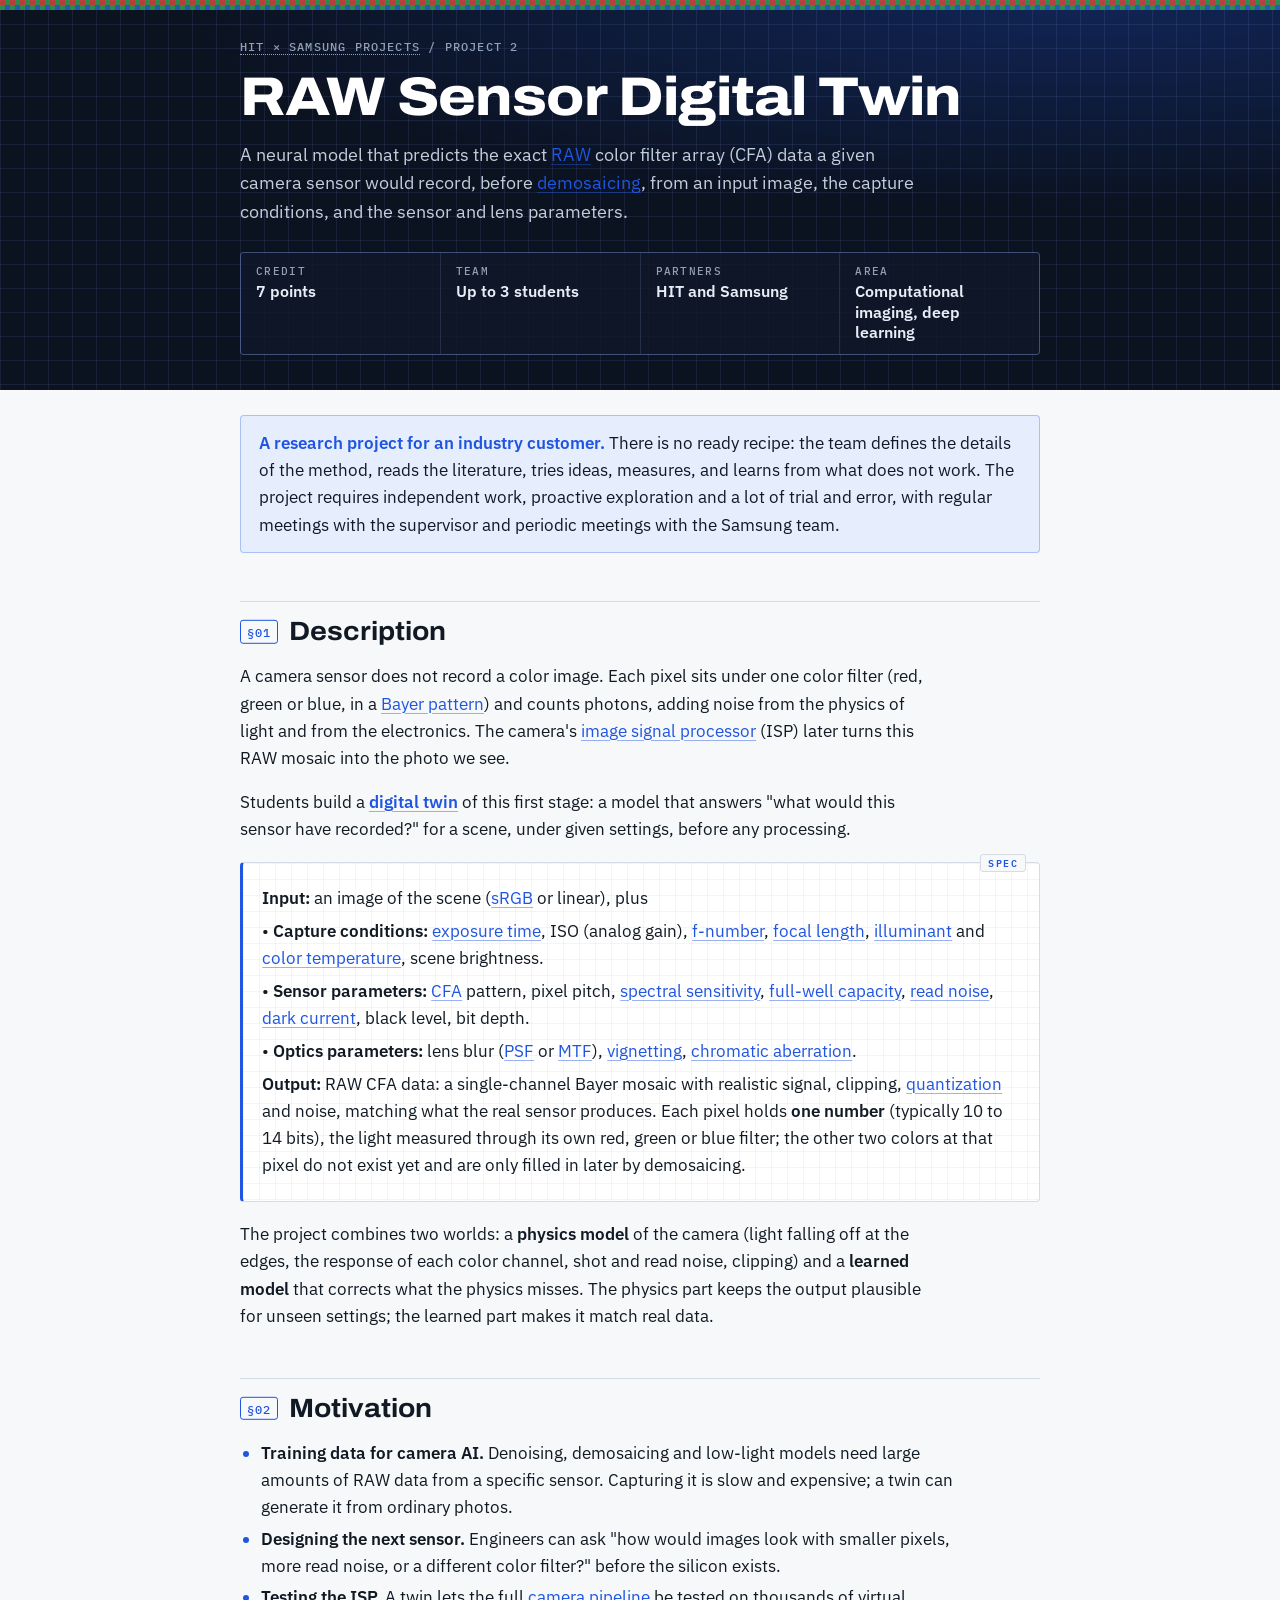
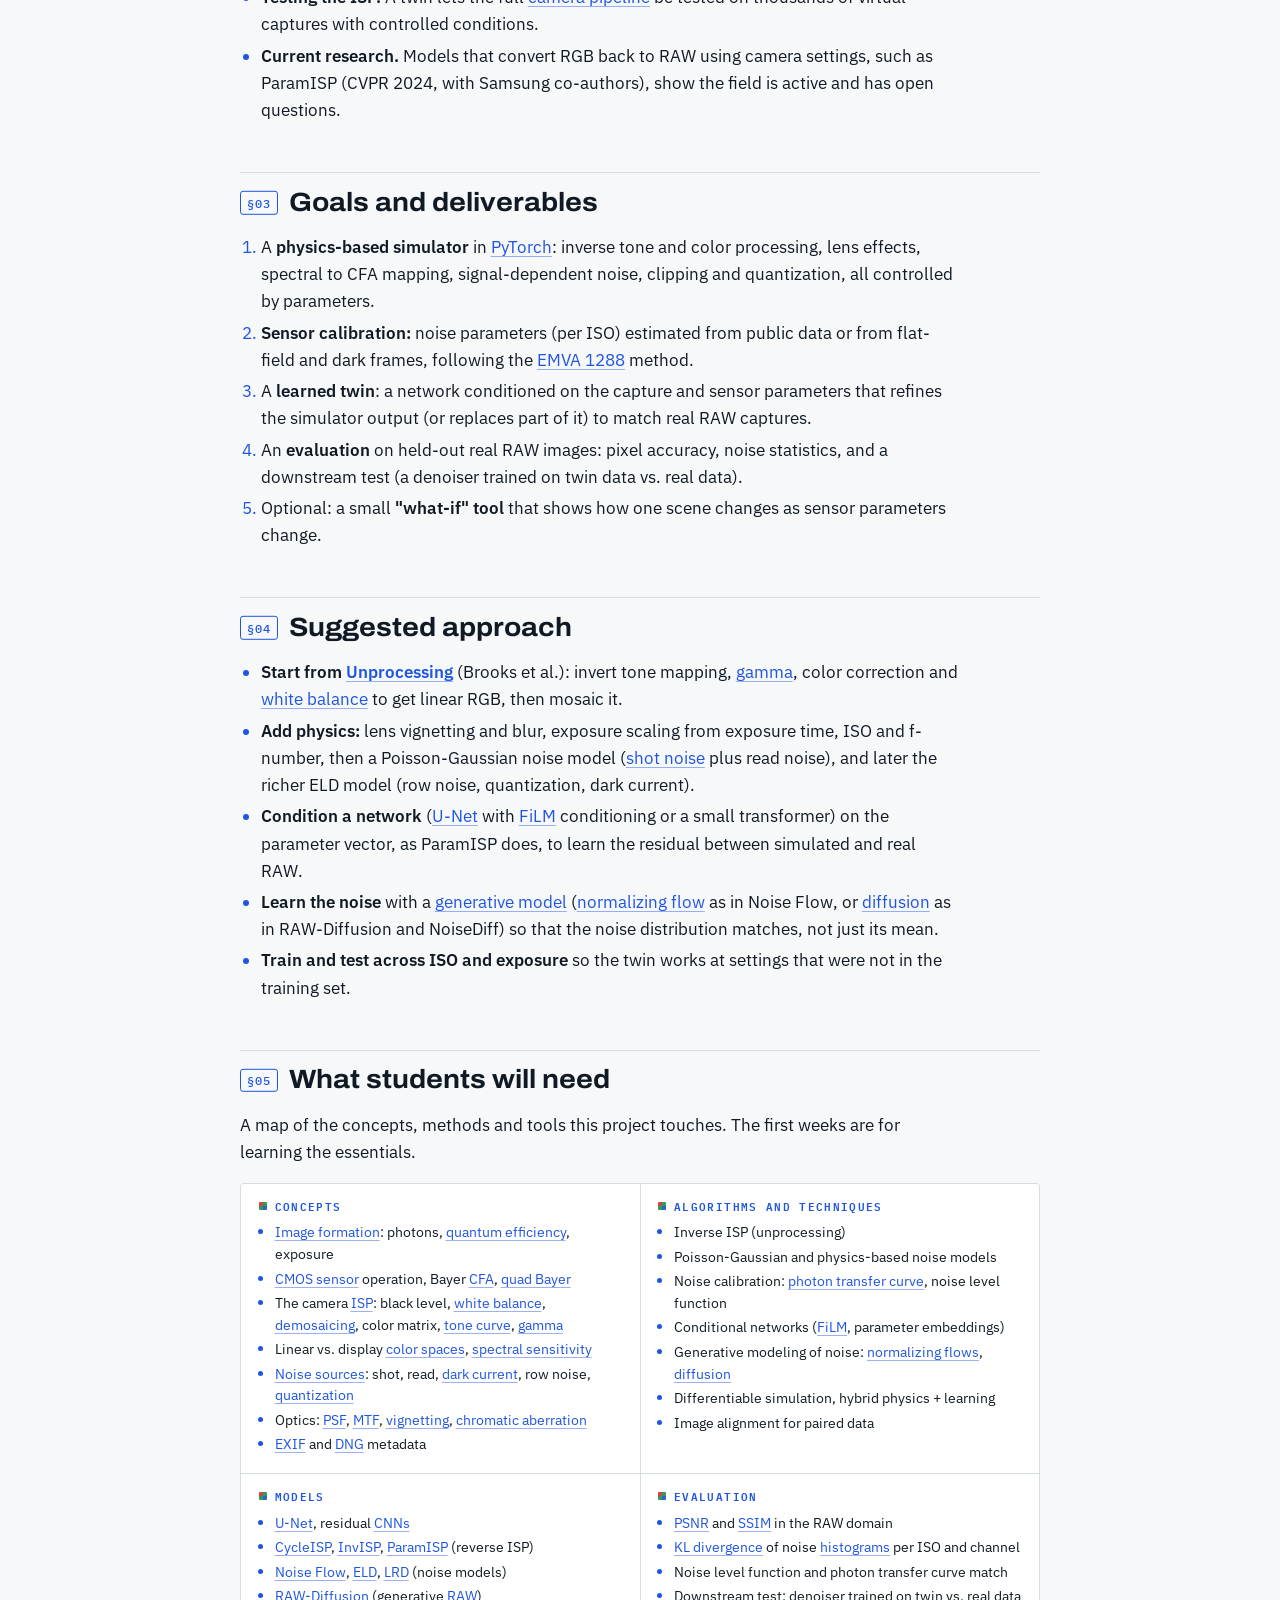
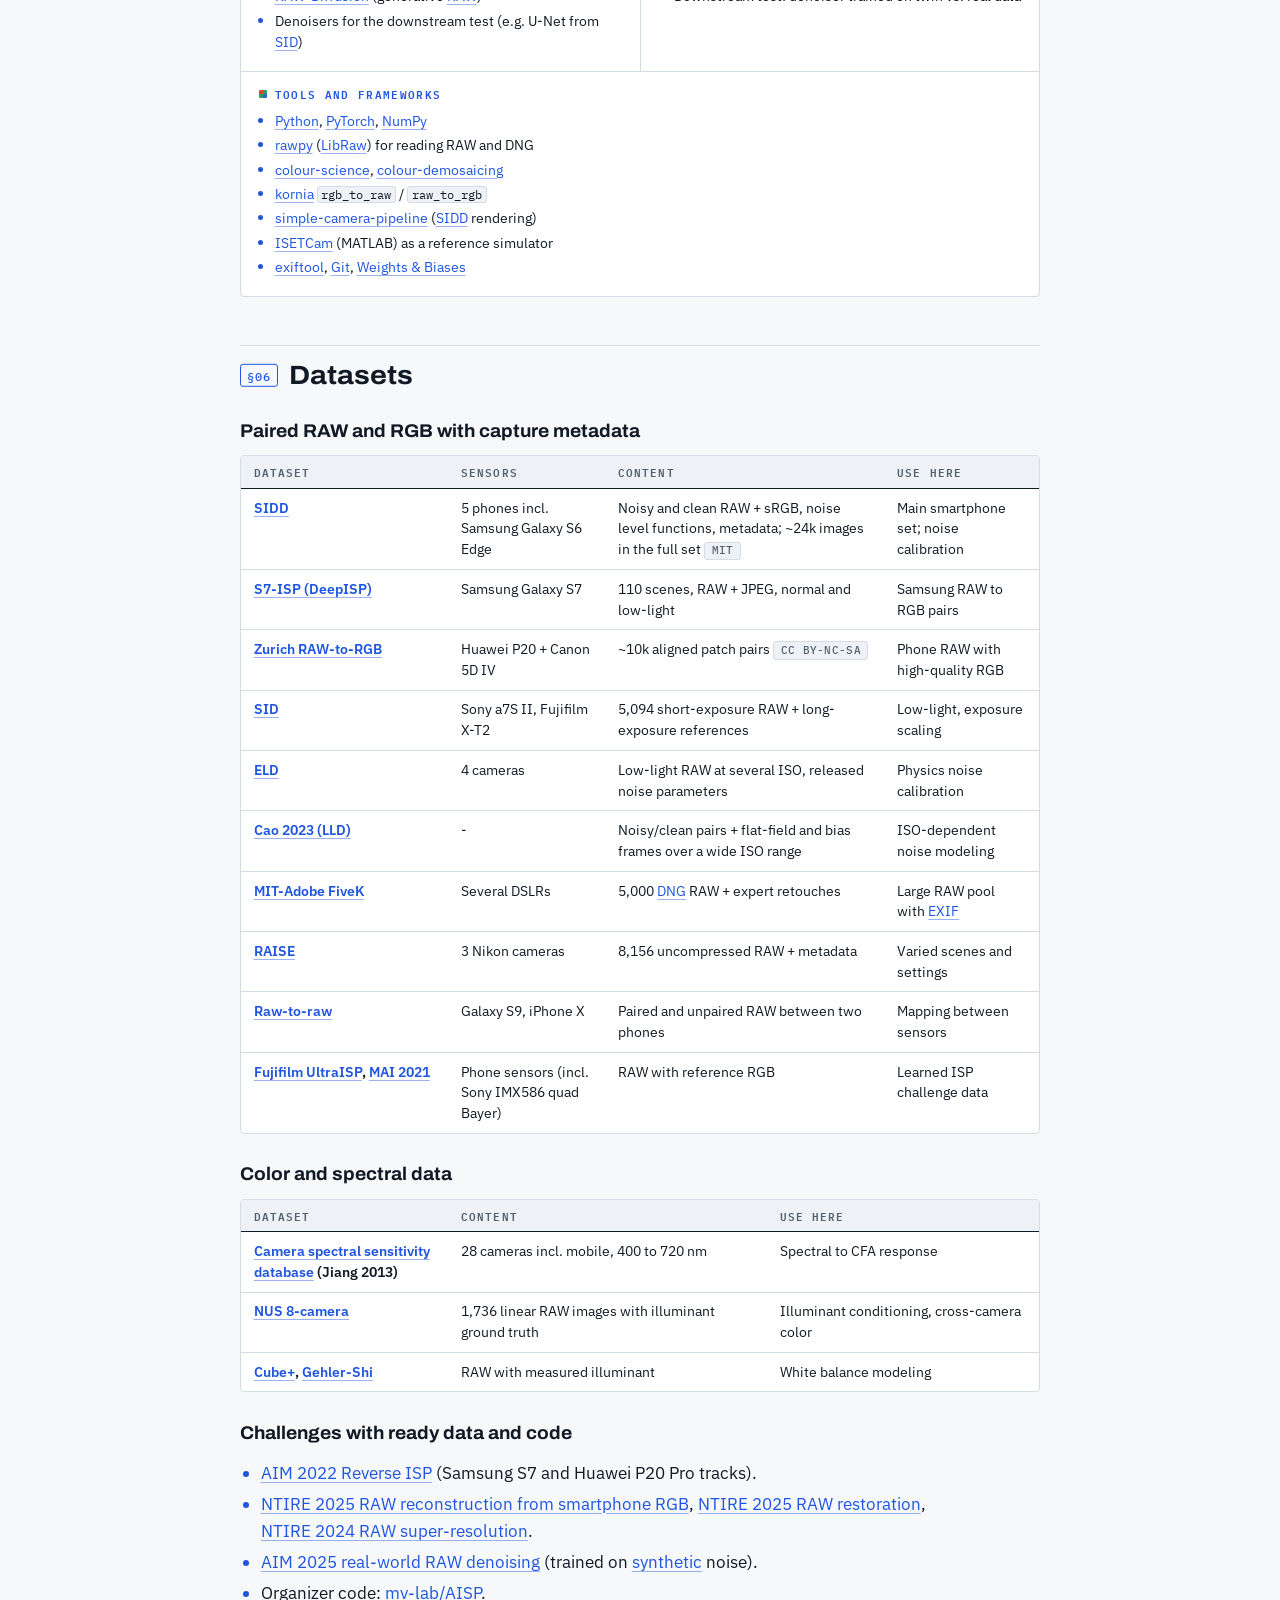
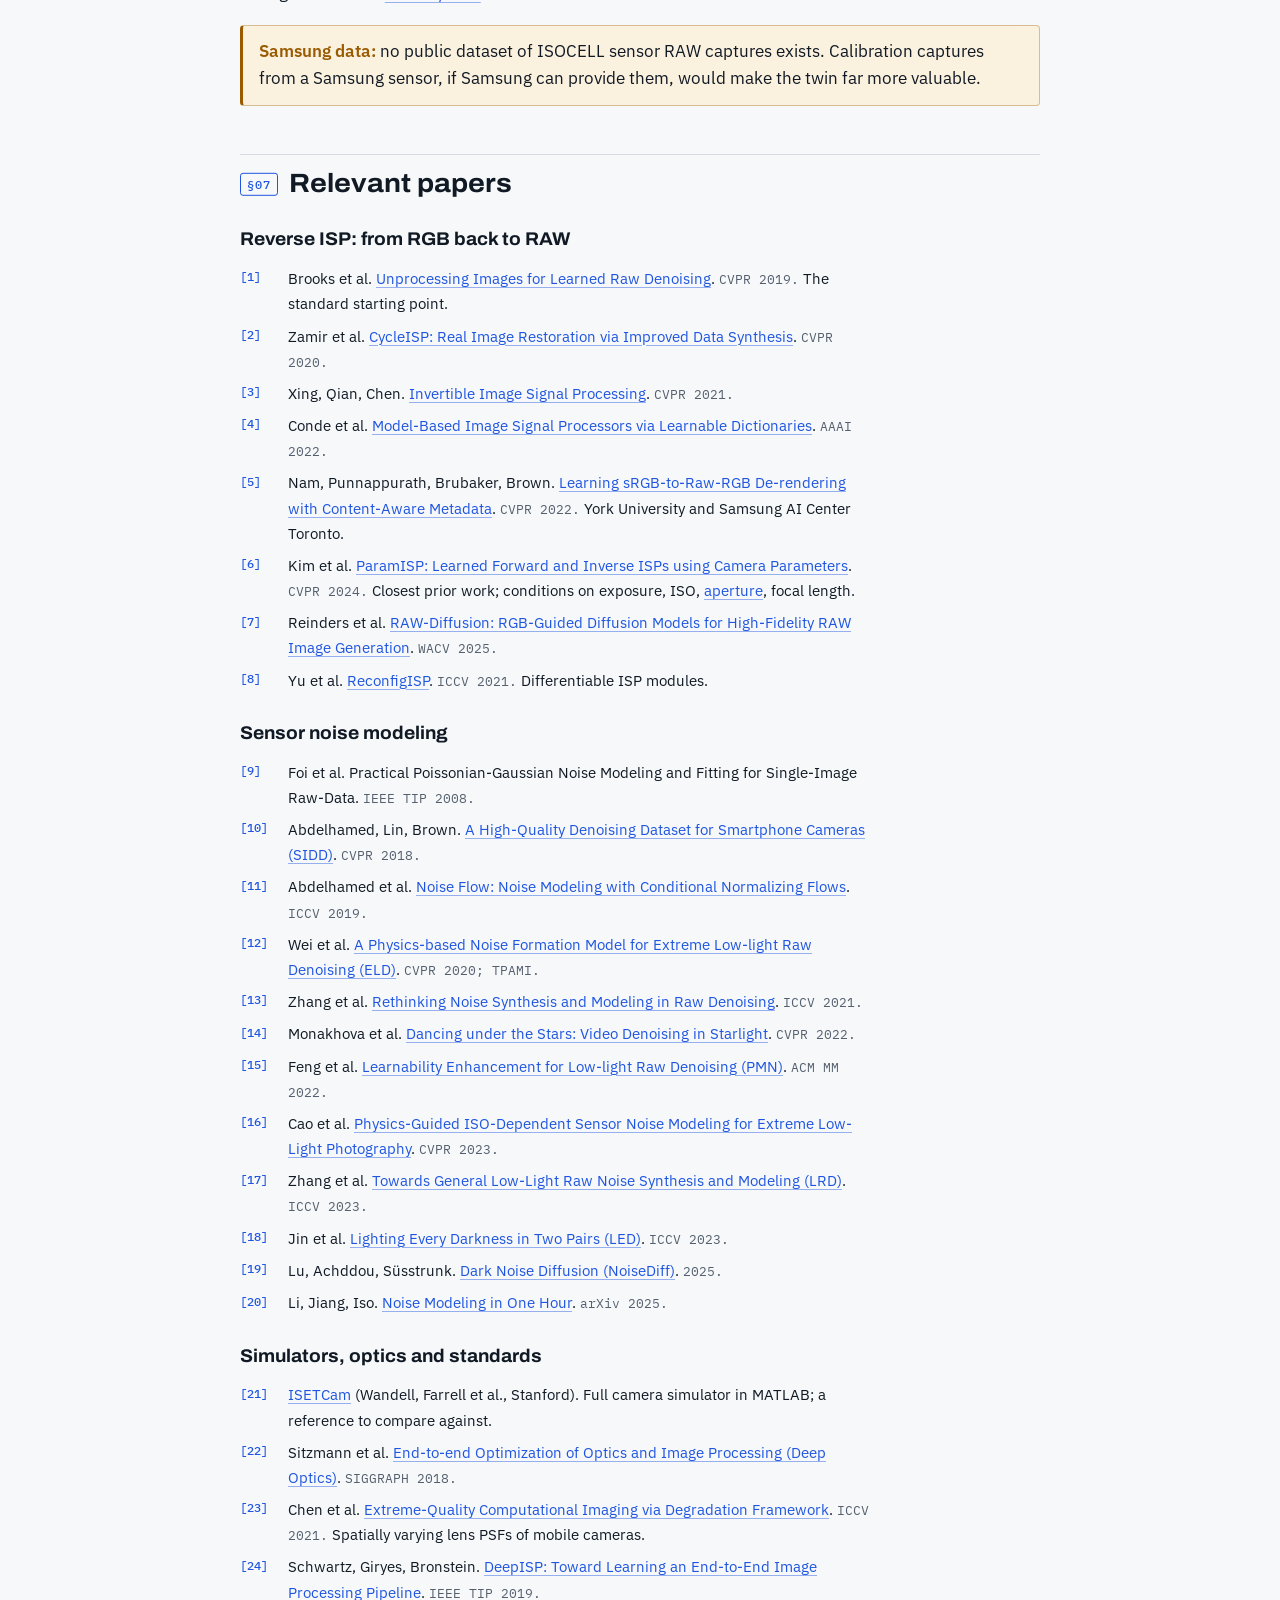
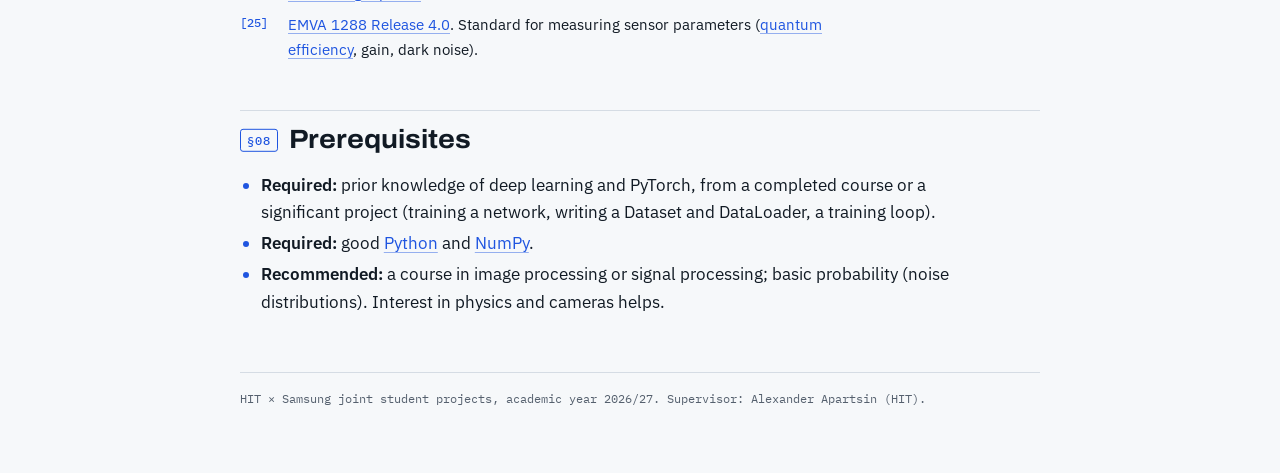
<file: project2-raw-sensor-twin.html>
<!doctype html>
<html lang="en">
<head>
<meta charset="utf-8">
<meta name="viewport" content="width=device-width, initial-scale=1, viewport-fit=cover">
<title>RAW Sensor Digital Twin</title>
<link rel="stylesheet" href="style.css">
</head>
<body>
<main class="page">

<header class="masthead">
<div class="crumbs"><a href="index.html">HIT &times; Samsung projects</a> / Project 2</div>
<h1>RAW Sensor Digital Twin</h1>
<p class="lede">A neural model that predicts the exact <a href="https://en.wikipedia.org/wiki/Raw_image_format">RAW</a> color filter array (CFA) data a given camera sensor would record, before <a href="https://en.wikipedia.org/wiki/Demosaicing">demosaicing</a>, from an input image, the capture conditions, and the sensor and lens parameters.</p>

<dl class="facts">
  <div><dt>Credit</dt><dd>7 points</dd></div>
  <div><dt>Team</dt><dd>Up to 3 students</dd></div>
  <div><dt>Partners</dt><dd>HIT and Samsung</dd></div>
  <div><dt>Area</dt><dd>Computational imaging, deep learning</dd></div>
</dl>
</header>

<p class="research"><strong>A research project for an industry customer.</strong> There is no ready recipe: the team defines the details of the method, reads the literature, tries ideas, measures, and learns from what does not work. The project requires independent work, proactive exploration and a lot of trial and error, with regular meetings with the supervisor and periodic meetings with the Samsung team.</p>

<h2>Description</h2>
<p>A camera sensor does not record a color image. Each pixel sits under one color filter (red, green or blue, in a <a href="https://en.wikipedia.org/wiki/Bayer_filter">Bayer pattern</a>) and counts photons, adding noise from the physics of light and from the electronics. The camera's <a href="https://en.wikipedia.org/wiki/Image_processor">image signal processor</a> (ISP) later turns this RAW mosaic into the photo we see.</p>
<p>Students build a <strong><a href="https://en.wikipedia.org/wiki/Digital_twin">digital twin</a></strong> of this first stage: a model that answers "what would this sensor have recorded?" for a scene, under given settings, before any processing.</p>

<div class="spec">
  <p><strong>Input:</strong> an image of the scene (<a href="https://en.wikipedia.org/wiki/SRGB">sRGB</a> or linear), plus</p>
  <p>&bull; <strong>Capture conditions:</strong> <a href="https://en.wikipedia.org/wiki/Shutter_speed">exposure time</a>, ISO (analog gain), <a href="https://en.wikipedia.org/wiki/F-number">f-number</a>, <a href="https://en.wikipedia.org/wiki/Focal_length">focal length</a>, <a href="https://en.wikipedia.org/wiki/Standard_illuminant">illuminant</a> and <a href="https://en.wikipedia.org/wiki/Color_temperature">color temperature</a>, scene brightness.</p>
  <p>&bull; <strong>Sensor parameters:</strong> <a href="https://en.wikipedia.org/wiki/Color_filter_array">CFA</a> pattern, pixel pitch, <a href="https://en.wikipedia.org/wiki/Spectral_sensitivity">spectral sensitivity</a>, <a href="https://en.wikipedia.org/wiki/Active-pixel_sensor">full-well capacity</a>, <a href="https://en.wikipedia.org/wiki/Image_noise">read noise</a>, <a href="https://en.wikipedia.org/wiki/Dark_current_(physics)">dark current</a>, black level, bit depth.</p>
  <p>&bull; <strong>Optics parameters:</strong> lens blur (<a href="https://en.wikipedia.org/wiki/Point_spread_function">PSF</a> or <a href="https://en.wikipedia.org/wiki/Optical_transfer_function">MTF</a>), <a href="https://en.wikipedia.org/wiki/Vignetting">vignetting</a>, <a href="https://en.wikipedia.org/wiki/Chromatic_aberration">chromatic aberration</a>.</p>
  <p><strong>Output:</strong> RAW CFA data: a single-channel Bayer mosaic with realistic signal, clipping, <a href="https://en.wikipedia.org/wiki/Quantization_(image_processing)">quantization</a> and noise, matching what the real sensor produces. Each pixel holds <strong>one number</strong> (typically 10 to 14 bits), the light measured through its own red, green or blue filter; the other two colors at that pixel do not exist yet and are only filled in later by demosaicing.</p>
</div>

<p>The project combines two worlds: a <strong>physics model</strong> of the camera (light falling off at the edges, the response of each color channel, shot and read noise, clipping) and a <strong>learned model</strong> that corrects what the physics misses. The physics part keeps the output plausible for unseen settings; the learned part makes it match real data.</p>

<h2>Motivation</h2>
<ul>
  <li><strong>Training data for camera AI.</strong> Denoising, demosaicing and low-light models need large amounts of RAW data from a specific sensor. Capturing it is slow and expensive; a twin can generate it from ordinary photos.</li>
  <li><strong>Designing the next sensor.</strong> Engineers can ask "how would images look with smaller pixels, more read noise, or a different color filter?" before the silicon exists.</li>
  <li><strong>Testing the ISP.</strong> A twin lets the full <a href="https://en.wikipedia.org/wiki/Color_image_pipeline">camera pipeline</a> be tested on thousands of virtual captures with controlled conditions.</li>
  <li><strong>Current research.</strong> Models that convert RGB back to RAW using camera settings, such as ParamISP (CVPR 2024, with Samsung co-authors), show the field is active and has open questions.</li>
</ul>

<h2>Goals and deliverables</h2>
<ol>
  <li>A <strong>physics-based simulator</strong> in <a href="https://pytorch.org/">PyTorch</a>: inverse tone and color processing, lens effects, spectral to CFA mapping, signal-dependent noise, clipping and quantization, all controlled by parameters.</li>
  <li><strong>Sensor calibration:</strong> noise parameters (per ISO) estimated from public data or from flat-field and dark frames, following the <a href="https://www.emva.org/standards-technology/emva-1288/">EMVA 1288</a> method.</li>
  <li>A <strong>learned twin</strong>: a network conditioned on the capture and sensor parameters that refines the simulator output (or replaces part of it) to match real RAW captures.</li>
  <li>An <strong>evaluation</strong> on held-out real RAW images: pixel accuracy, noise statistics, and a downstream test (a denoiser trained on twin data vs. real data).</li>
  <li>Optional: a small <strong>"what-if" tool</strong> that shows how one scene changes as sensor parameters change.</li>
</ol>

<h2>Suggested approach</h2>
<ul>
  <li><strong>Start from <a href="https://arxiv.org/abs/1811.11127">Unprocessing</a></strong> (Brooks et al.): invert tone mapping, <a href="https://en.wikipedia.org/wiki/Gamma_correction">gamma</a>, color correction and <a href="https://en.wikipedia.org/wiki/Color_balance">white balance</a> to get linear RGB, then mosaic it.</li>
  <li><strong>Add physics:</strong> lens vignetting and blur, exposure scaling from exposure time, ISO and f-number, then a Poisson-Gaussian noise model (<a href="https://en.wikipedia.org/wiki/Shot_noise">shot noise</a> plus read noise), and later the richer ELD model (row noise, quantization, dark current).</li>
  <li><strong>Condition a network</strong> (<a href="https://en.wikipedia.org/wiki/U-Net">U-Net</a> with <a href="https://arxiv.org/abs/1709.07871">FiLM</a> conditioning or a small transformer) on the parameter vector, as ParamISP does, to learn the residual between simulated and real RAW.</li>
  <li><strong>Learn the noise</strong> with a <a href="https://en.wikipedia.org/wiki/Generative_model">generative model</a> (<a href="https://en.wikipedia.org/wiki/Flow-based_generative_model">normalizing flow</a> as in Noise Flow, or <a href="https://en.wikipedia.org/wiki/Diffusion_model">diffusion</a> as in RAW-Diffusion and NoiseDiff) so that the noise distribution matches, not just its mean.</li>
  <li><strong>Train and test across ISO and exposure</strong> so the twin works at settings that were not in the training set.</li>
</ul>

<h2>What students will need</h2>
<p>A map of the concepts, methods and tools this project touches. The first weeks are for learning the essentials.</p>
<div class="skills">
  <div class="skill"><h4>Concepts</h4><ul>
    <li><a href="https://en.wikipedia.org/wiki/Image_formation">Image formation</a>: photons, <a href="https://en.wikipedia.org/wiki/Quantum_efficiency">quantum efficiency</a>, exposure</li>
    <li><a href="https://en.wikipedia.org/wiki/Active-pixel_sensor">CMOS sensor</a> operation, Bayer <a href="https://en.wikipedia.org/wiki/Color_filter_array">CFA</a>, <a href="https://en.wikipedia.org/wiki/Bayer_filter">quad Bayer</a></li>
    <li>The camera <a href="https://en.wikipedia.org/wiki/Image_processor">ISP</a>: black level, <a href="https://en.wikipedia.org/wiki/Color_balance">white balance</a>, <a href="https://en.wikipedia.org/wiki/Demosaicing">demosaicing</a>, color matrix, <a href="https://en.wikipedia.org/wiki/Tone_mapping">tone curve</a>, <a href="https://en.wikipedia.org/wiki/Gamma_correction">gamma</a></li>
    <li>Linear vs. display <a href="https://en.wikipedia.org/wiki/Color_space">color spaces</a>, <a href="https://en.wikipedia.org/wiki/Spectral_sensitivity">spectral sensitivity</a></li>
    <li><a href="https://en.wikipedia.org/wiki/Image_noise">Noise sources</a>: shot, read, <a href="https://en.wikipedia.org/wiki/Dark_current_(physics)">dark current</a>, row noise, <a href="https://en.wikipedia.org/wiki/Quantization_(image_processing)">quantization</a></li>
    <li>Optics: <a href="https://en.wikipedia.org/wiki/Point_spread_function">PSF</a>, <a href="https://en.wikipedia.org/wiki/Optical_transfer_function">MTF</a>, <a href="https://en.wikipedia.org/wiki/Vignetting">vignetting</a>, <a href="https://en.wikipedia.org/wiki/Chromatic_aberration">chromatic aberration</a></li>
    <li><a href="https://en.wikipedia.org/wiki/Exif">EXIF</a> and <a href="https://en.wikipedia.org/wiki/Digital_Negative">DNG</a> metadata</li>
  </ul></div>
  <div class="skill"><h4>Algorithms and techniques</h4><ul>
    <li>Inverse ISP (unprocessing)</li>
    <li>Poisson-Gaussian and physics-based noise models</li>
    <li>Noise calibration: <a href="https://www.emva.org/standards-technology/emva-1288/">photon transfer curve</a>, noise level function</li>
    <li>Conditional networks (<a href="https://arxiv.org/abs/1709.07871">FiLM</a>, parameter embeddings)</li>
    <li>Generative modeling of noise: <a href="https://en.wikipedia.org/wiki/Flow-based_generative_model">normalizing flows</a>, <a href="https://en.wikipedia.org/wiki/Diffusion_model">diffusion</a></li>
    <li>Differentiable simulation, hybrid physics + learning</li>
    <li>Image alignment for paired data</li>
  </ul></div>
  <div class="skill"><h4>Models</h4><ul>
    <li><a href="https://en.wikipedia.org/wiki/U-Net">U-Net</a>, residual <a href="https://en.wikipedia.org/wiki/Convolutional_neural_network">CNNs</a></li>
    <li><a href="https://github.com/swz30/CycleISP">CycleISP</a>, <a href="https://openaccess.thecvf.com/content/CVPR2021/html/Xing_Invertible_Image_Signal_Processing_CVPR_2021_paper.html">InvISP</a>, <a href="https://arxiv.org/abs/2312.13313">ParamISP</a> (reverse ISP)</li>
    <li><a href="https://github.com/AbdoKamel/noise_flow">Noise Flow</a>, <a href="https://github.com/Vandermode/ELD">ELD</a>, <a href="https://openaccess.thecvf.com/content/ICCV2023/html/Zhang_Towards_General_Low-Light_Raw_Noise_Synthesis_and_Modeling_ICCV_2023_paper.html">LRD</a> (noise models)</li>
    <li><a href="https://arxiv.org/abs/2411.13150">RAW-Diffusion</a> (generative <a href="https://en.wikipedia.org/wiki/Raw_image_format">RAW</a>)</li>
    <li>Denoisers for the downstream test (e.g. U-Net from <a href="https://github.com/cchen156/Learning-to-See-in-the-Dark">SID</a>)</li>
  </ul></div>
  <div class="skill"><h4>Evaluation</h4><ul>
    <li><a href="https://en.wikipedia.org/wiki/Peak_signal-to-noise_ratio">PSNR</a> and <a href="https://en.wikipedia.org/wiki/Structural_similarity_index_measure">SSIM</a> in the RAW domain</li>
    <li><a href="https://en.wikipedia.org/wiki/Kullback%E2%80%93Leibler_divergence">KL divergence</a> of noise <a href="https://en.wikipedia.org/wiki/Image_histogram">histograms</a> per ISO and channel</li>
    <li>Noise level function and photon transfer curve match</li>
    <li>Downstream test: denoiser trained on twin vs. real data</li>
  </ul></div>
  <div class="skill"><h4>Tools and frameworks</h4><ul>
    <li><a href="https://www.python.org/">Python</a>, <a href="https://pytorch.org/">PyTorch</a>, <a href="https://numpy.org/">NumPy</a></li>
    <li><a href="https://github.com/letmaik/rawpy">rawpy</a> (<a href="https://www.libraw.org/">LibRaw</a>) for reading RAW and DNG</li>
    <li><a href="https://www.colour-science.org/">colour-science</a>, <a href="https://github.com/colour-science/colour-demosaicing">colour-demosaicing</a></li>
    <li><a href="https://kornia.readthedocs.io/">kornia</a> <code>rgb_to_raw</code> / <code>raw_to_rgb</code></li>
    <li><a href="https://github.com/AbdoKamel/simple-camera-pipeline">simple-camera-pipeline</a> (<a href="https://abdokamel.github.io/sidd/">SIDD</a> rendering)</li>
    <li><a href="https://github.com/ISET/isetcam">ISETCam</a> (MATLAB) as a reference simulator</li>
    <li><a href="https://exiftool.org/">exiftool</a>, <a href="https://git-scm.com/">Git</a>, <a href="https://wandb.ai/site">Weights &amp; Biases</a></li>
  </ul></div>
</div>

<h2>Datasets</h2>
<h3>Paired RAW and RGB with capture metadata</h3>
<div class="table-wrap"><table>
<thead><tr><th>Dataset</th><th>Sensors</th><th>Content</th><th>Use here</th></tr></thead>
<tbody>
<tr><td><a href="https://abdokamel.github.io/sidd/">SIDD</a></td><td>5 phones incl. Samsung Galaxy S6 Edge</td><td>Noisy and clean RAW + sRGB, noise level functions, metadata; ~24k images in the full set <span class="tag">MIT</span></td><td>Main smartphone set; noise calibration</td></tr>
<tr><td><a href="https://arxiv.org/abs/1801.06724">S7-ISP (DeepISP)</a></td><td>Samsung Galaxy S7</td><td>110 scenes, RAW + JPEG, normal and low-light</td><td>Samsung RAW to RGB pairs</td></tr>
<tr><td><a href="https://www.vision.ee.ethz.ch/~ihnatova/pynet.html">Zurich RAW-to-RGB</a></td><td>Huawei P20 + Canon 5D IV</td><td>~10k aligned patch pairs <span class="tag">CC BY-NC-SA</span></td><td>Phone RAW with high-quality RGB</td></tr>
<tr><td><a href="https://github.com/cchen156/Learning-to-See-in-the-Dark">SID</a></td><td>Sony a7S II, Fujifilm X-T2</td><td>5,094 short-exposure RAW + long-exposure references</td><td>Low-light, exposure scaling</td></tr>
<tr><td><a href="https://github.com/Vandermode/ELD">ELD</a></td><td>4 cameras</td><td>Low-light RAW at several ISO, released noise parameters</td><td>Physics noise calibration</td></tr>
<tr><td><a href="https://github.com/happycaoyue/LLD">Cao 2023 (LLD)</a></td><td>-</td><td>Noisy/clean pairs + flat-field and bias frames over a wide ISO range</td><td>ISO-dependent noise modeling</td></tr>
<tr><td><a href="https://data.csail.mit.edu/graphics/fivek">MIT-Adobe FiveK</a></td><td>Several DSLRs</td><td>5,000 <a href="https://en.wikipedia.org/wiki/Digital_Negative">DNG</a> RAW + expert retouches</td><td>Large RAW pool with <a href="https://en.wikipedia.org/wiki/Exif">EXIF</a></td></tr>
<tr><td><a href="https://loki.disi.unitn.it/RAISE/">RAISE</a></td><td>3 Nikon cameras</td><td>8,156 uncompressed RAW + metadata</td><td>Varied scenes and settings</td></tr>
<tr><td><a href="https://arxiv.org/abs/2106.13883">Raw-to-raw</a></td><td>Galaxy S9, iPhone X</td><td>Paired and unpaired RAW between two phones</td><td>Mapping between sensors</td></tr>
<tr><td><a href="https://people.ee.ethz.ch/~ihnatova/microisp.html">Fujifilm UltraISP</a>, <a href="https://arxiv.org/abs/2105.07809">MAI 2021</a></td><td>Phone sensors (incl. Sony IMX586 quad Bayer)</td><td>RAW with reference RGB</td><td>Learned ISP challenge data</td></tr>
</tbody>
</table></div>

<h3>Color and spectral data</h3>
<div class="table-wrap"><table>
<thead><tr><th>Dataset</th><th>Content</th><th>Use here</th></tr></thead>
<tbody>
<tr><td><a href="https://zenodo.org/records/3245883">Camera spectral sensitivity database</a> (Jiang 2013)</td><td>28 cameras incl. mobile, 400 to 720 nm</td><td>Spectral to CFA response</td></tr>
<tr><td><a href="https://cvil.eecs.yorku.ca/projects/public_html/illuminant/illuminant.html">NUS 8-camera</a></td><td>1,736 linear RAW images with illuminant ground truth</td><td>Illuminant conditioning, cross-camera color</td></tr>
<tr><td><a href="https://www.fer.unizg.hr/ipg/resources/color_constancy/">Cube+</a>, <a href="https://www2.cs.sfu.ca/~colour/data/shi_gehler/">Gehler-Shi</a></td><td>RAW with measured illuminant</td><td>White balance modeling</td></tr>
</tbody>
</table></div>

<h3>Challenges with ready data and code</h3>
<ul>
  <li><a href="https://arxiv.org/abs/2210.11153">AIM 2022 Reverse ISP</a> (Samsung S7 and Huawei P20 Pro tracks).</li>
  <li><a href="https://arxiv.org/abs/2506.01947">NTIRE 2025 RAW reconstruction from smartphone RGB</a>, <a href="https://arxiv.org/abs/2506.02197">NTIRE 2025 RAW restoration</a>, <a href="https://arxiv.org/abs/2404.16223">NTIRE 2024 RAW super-resolution</a>.</li>
  <li><a href="https://arxiv.org/abs/2510.06601">AIM 2025 real-world RAW denoising</a> (trained on <a href="https://en.wikipedia.org/wiki/Synthetic_data">synthetic</a> noise).</li>
  <li>Organizer code: <a href="https://github.com/mv-lab/AISP">mv-lab/AISP</a>.</li>
</ul>
<p class="note"><strong>Samsung data:</strong> no public dataset of ISOCELL sensor RAW captures exists. Calibration captures from a Samsung sensor, if Samsung can provide them, would make the twin far more valuable.</p>

<h2>Relevant papers</h2>
<h3>Reverse ISP: from RGB back to RAW</h3>
<ol class="refs">
  <li>Brooks et al. <a href="https://github.com/timothybrooks/unprocessing">Unprocessing Images for Learned Raw Denoising</a>. <span class="venue">CVPR 2019.</span> The standard starting point.</li>
  <li>Zamir et al. <a href="https://github.com/swz30/CycleISP">CycleISP: Real Image Restoration via Improved Data Synthesis</a>. <span class="venue">CVPR 2020.</span></li>
  <li>Xing, Qian, Chen. <a href="https://openaccess.thecvf.com/content/CVPR2021/html/Xing_Invertible_Image_Signal_Processing_CVPR_2021_paper.html">Invertible Image Signal Processing</a>. <span class="venue">CVPR 2021.</span></li>
  <li>Conde et al. <a href="https://ojs.aaai.org/index.php/AAAI/article/view/19926">Model-Based Image Signal Processors via Learnable Dictionaries</a>. <span class="venue">AAAI 2022.</span></li>
  <li>Nam, Punnappurath, Brubaker, Brown. <a href="https://openaccess.thecvf.com/content/CVPR2022/html/Nam_Learning_sRGB-to-Raw-RGB_De-Rendering_With_Content-Aware_Metadata_CVPR_2022_paper.html">Learning sRGB-to-Raw-RGB De-rendering with Content-Aware Metadata</a>. <span class="venue">CVPR 2022.</span> York University and Samsung AI Center Toronto.</li>
  <li>Kim et al. <a href="https://arxiv.org/abs/2312.13313">ParamISP: Learned Forward and Inverse ISPs using Camera Parameters</a>. <span class="venue">CVPR 2024.</span> Closest prior work; conditions on exposure, ISO, <a href="https://en.wikipedia.org/wiki/Aperture">aperture</a>, focal length.</li>
  <li>Reinders et al. <a href="https://arxiv.org/abs/2411.13150">RAW-Diffusion: RGB-Guided Diffusion Models for High-Fidelity RAW Image Generation</a>. <span class="venue">WACV 2025.</span></li>
  <li>Yu et al. <a href="https://www.mmlab-ntu.com/project/reconfigisp/">ReconfigISP</a>. <span class="venue">ICCV 2021.</span> Differentiable ISP modules.</li>
</ol>
<h3>Sensor noise modeling</h3>
<ol class="refs" start="9">
  <li>Foi et al. Practical Poissonian-Gaussian Noise Modeling and Fitting for Single-Image Raw-Data. <span class="venue">IEEE TIP 2008.</span></li>
  <li>Abdelhamed, Lin, Brown. <a href="https://openaccess.thecvf.com/content_cvpr_2018/papers/Abdelhamed_A_High-Quality_Denoising_CVPR_2018_paper.pdf">A High-Quality Denoising Dataset for Smartphone Cameras (SIDD)</a>. <span class="venue">CVPR 2018.</span></li>
  <li>Abdelhamed et al. <a href="https://github.com/AbdoKamel/noise_flow">Noise Flow: Noise Modeling with Conditional Normalizing Flows</a>. <span class="venue">ICCV 2019.</span></li>
  <li>Wei et al. <a href="https://openaccess.thecvf.com/content_CVPR_2020/html/Wei_A_Physics-Based_Noise_Formation_Model_for_Extreme_Low-Light_Raw_Denoising_CVPR_2020_paper.html">A Physics-based Noise Formation Model for Extreme Low-light Raw Denoising (ELD)</a>. <span class="venue">CVPR 2020; TPAMI.</span></li>
  <li>Zhang et al. <a href="https://arxiv.org/abs/2110.04756">Rethinking Noise Synthesis and Modeling in Raw Denoising</a>. <span class="venue">ICCV 2021.</span></li>
  <li>Monakhova et al. <a href="https://openaccess.thecvf.com/content/CVPR2022/html/Monakhova_Dancing_Under_the_Stars_Video_Denoising_in_Starlight_CVPR_2022_paper.html">Dancing under the Stars: Video Denoising in Starlight</a>. <span class="venue">CVPR 2022.</span></li>
  <li>Feng et al. <a href="https://github.com/megvii-research/PMN">Learnability Enhancement for Low-light Raw Denoising (PMN)</a>. <span class="venue">ACM MM 2022.</span></li>
  <li>Cao et al. <a href="https://openaccess.thecvf.com/content/CVPR2023/html/Cao_Physics-Guided_ISO-Dependent_Sensor_Noise_Modeling_for_Extreme_Low-Light_Photography_CVPR_2023_paper.html">Physics-Guided ISO-Dependent Sensor Noise Modeling for Extreme Low-Light Photography</a>. <span class="venue">CVPR 2023.</span></li>
  <li>Zhang et al. <a href="https://openaccess.thecvf.com/content/ICCV2023/html/Zhang_Towards_General_Low-Light_Raw_Noise_Synthesis_and_Modeling_ICCV_2023_paper.html">Towards General Low-Light Raw Noise Synthesis and Modeling (LRD)</a>. <span class="venue">ICCV 2023.</span></li>
  <li>Jin et al. <a href="https://github.com/Srameo/LED">Lighting Every Darkness in Two Pairs (LED)</a>. <span class="venue">ICCV 2023.</span></li>
  <li>Lu, Achddou, S&uuml;sstrunk. <a href="https://arxiv.org/abs/2503.11262">Dark Noise Diffusion (NoiseDiff)</a>. <span class="venue">2025.</span></li>
  <li>Li, Jiang, Iso. <a href="https://arxiv.org/abs/2505.00045">Noise Modeling in One Hour</a>. <span class="venue">arXiv 2025.</span></li>
</ol>
<h3>Simulators, optics and standards</h3>
<ol class="refs" start="21">
  <li><a href="https://github.com/ISET/isetcam">ISETCam</a> (Wandell, Farrell et al., Stanford). Full camera simulator in MATLAB; a reference to compare against.</li>
  <li>Sitzmann et al. <a href="https://www.cs.princeton.edu/~fheide/papers/DeepOptics.pdf">End-to-end Optimization of Optics and Image Processing (Deep Optics)</a>. <span class="venue">SIGGRAPH 2018.</span></li>
  <li>Chen et al. <a href="https://openaccess.thecvf.com/content/ICCV2021/html/Chen_Extreme-Quality_Computational_Imaging_via_Degradation_Framework_ICCV_2021_paper.html">Extreme-Quality Computational Imaging via Degradation Framework</a>. <span class="venue">ICCV 2021.</span> Spatially varying lens PSFs of mobile cameras.</li>
  <li>Schwartz, Giryes, Bronstein. <a href="https://arxiv.org/abs/1801.06724">DeepISP: Toward Learning an End-to-End Image Processing Pipeline</a>. <span class="venue">IEEE TIP 2019.</span></li>
  <li><a href="https://www.emva.org/wp-content/uploads/EMVA1288Linear_4.0Release.pdf">EMVA 1288 Release 4.0</a>. Standard for measuring sensor parameters (<a href="https://en.wikipedia.org/wiki/Quantum_efficiency">quantum efficiency</a>, gain, dark noise).</li>
</ol>

<h2>Prerequisites</h2>
<ul>
  <li><strong>Required:</strong> prior knowledge of deep learning and PyTorch, from a completed course or a significant project (training a network, writing a Dataset and DataLoader, a training loop).</li>
  <li><strong>Required:</strong> good <a href="https://www.python.org/">Python</a> and <a href="https://numpy.org/">NumPy</a>.</li>
  <li><strong>Recommended:</strong> a course in image processing or signal processing; basic probability (noise distributions). Interest in physics and cameras helps.</li>
</ul>

<footer>HIT &times; Samsung joint student projects, academic year 2026/27. Supervisor: Alexander Apartsin (HIT).</footer>
</main>
</body>
</html>
</file>
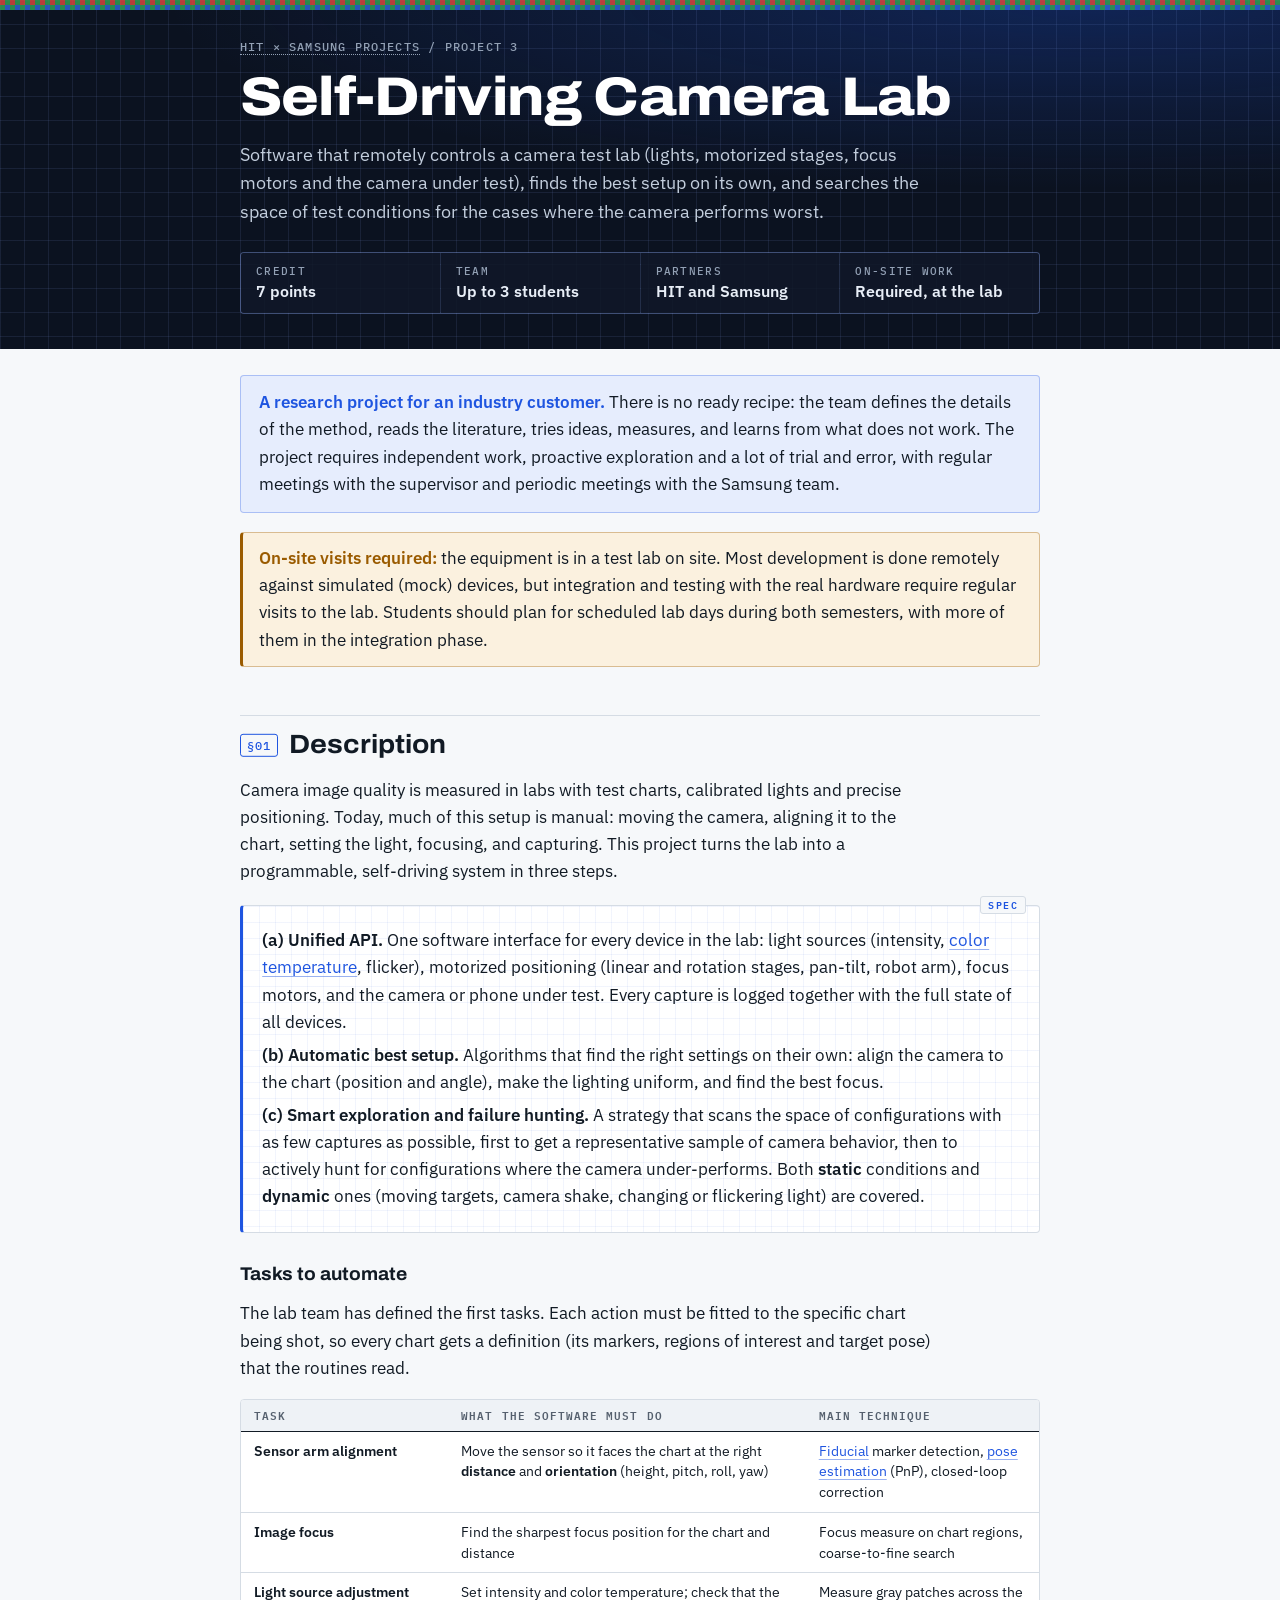
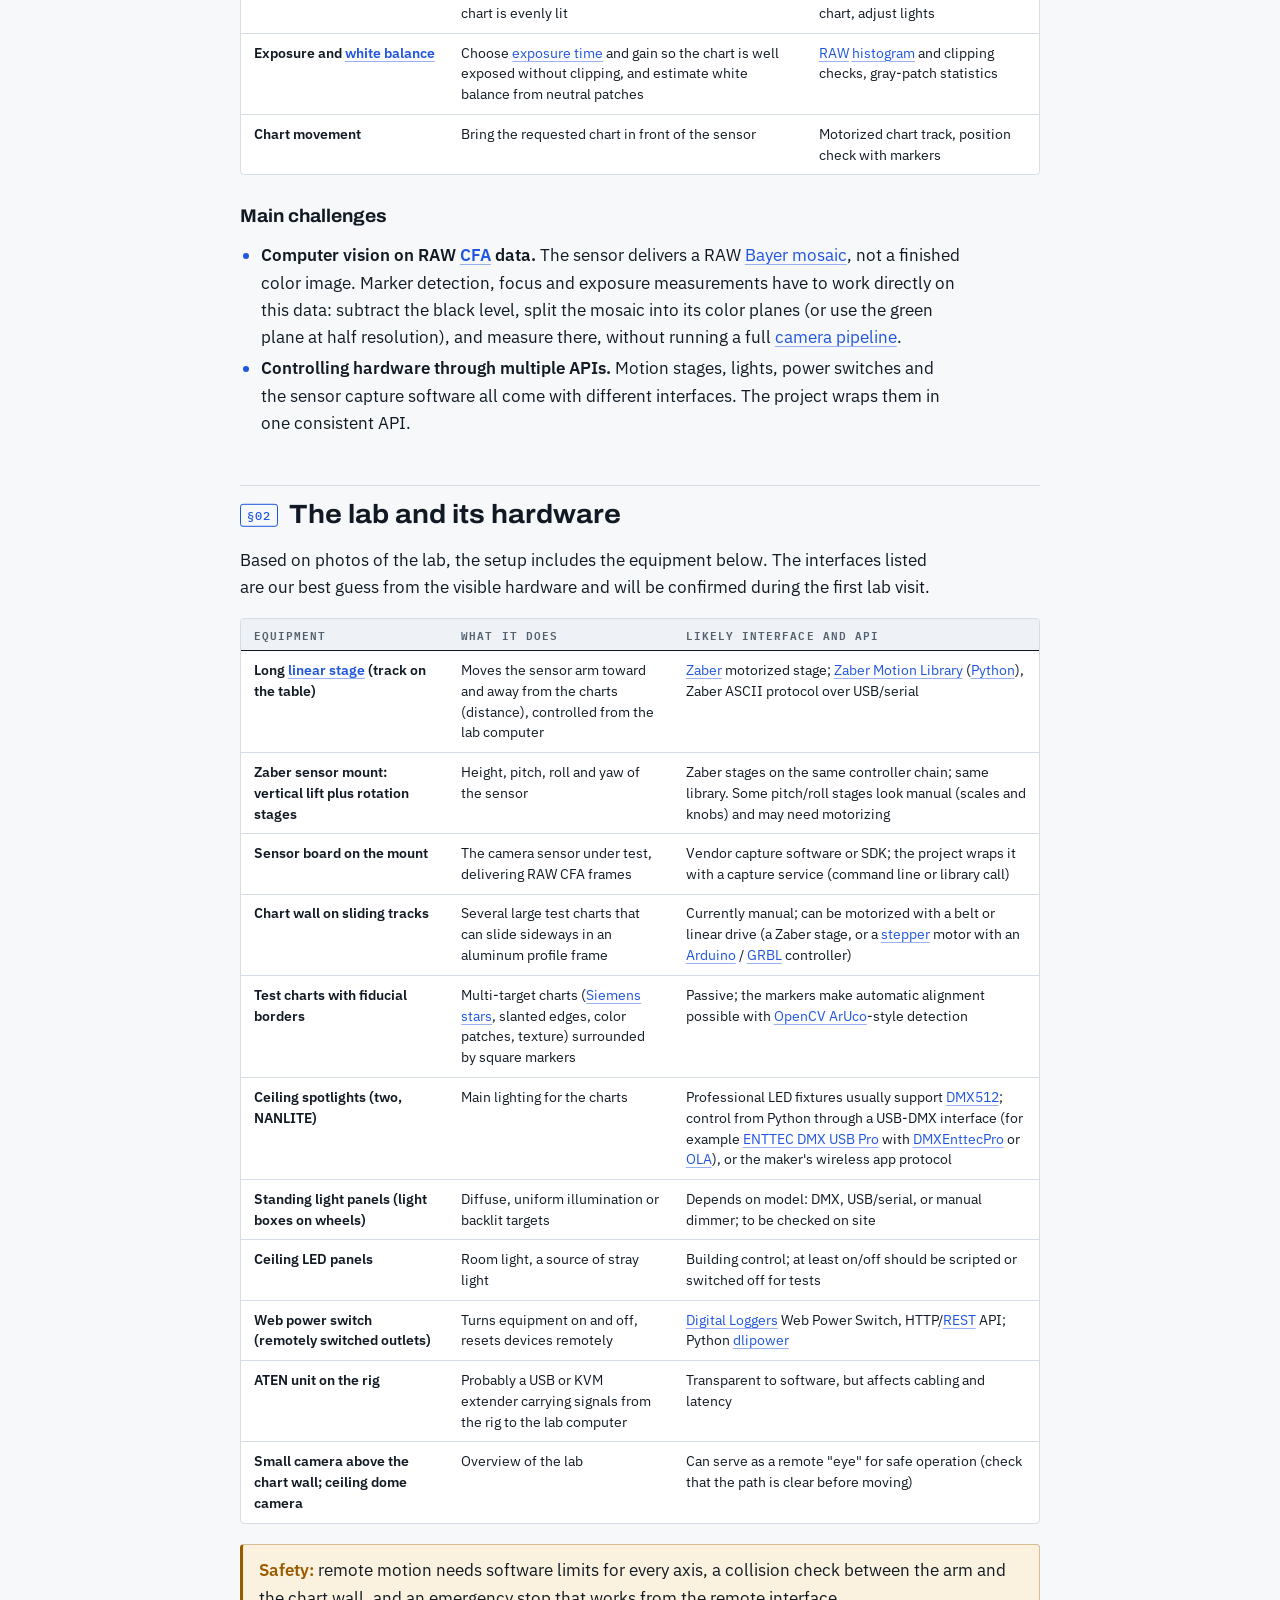
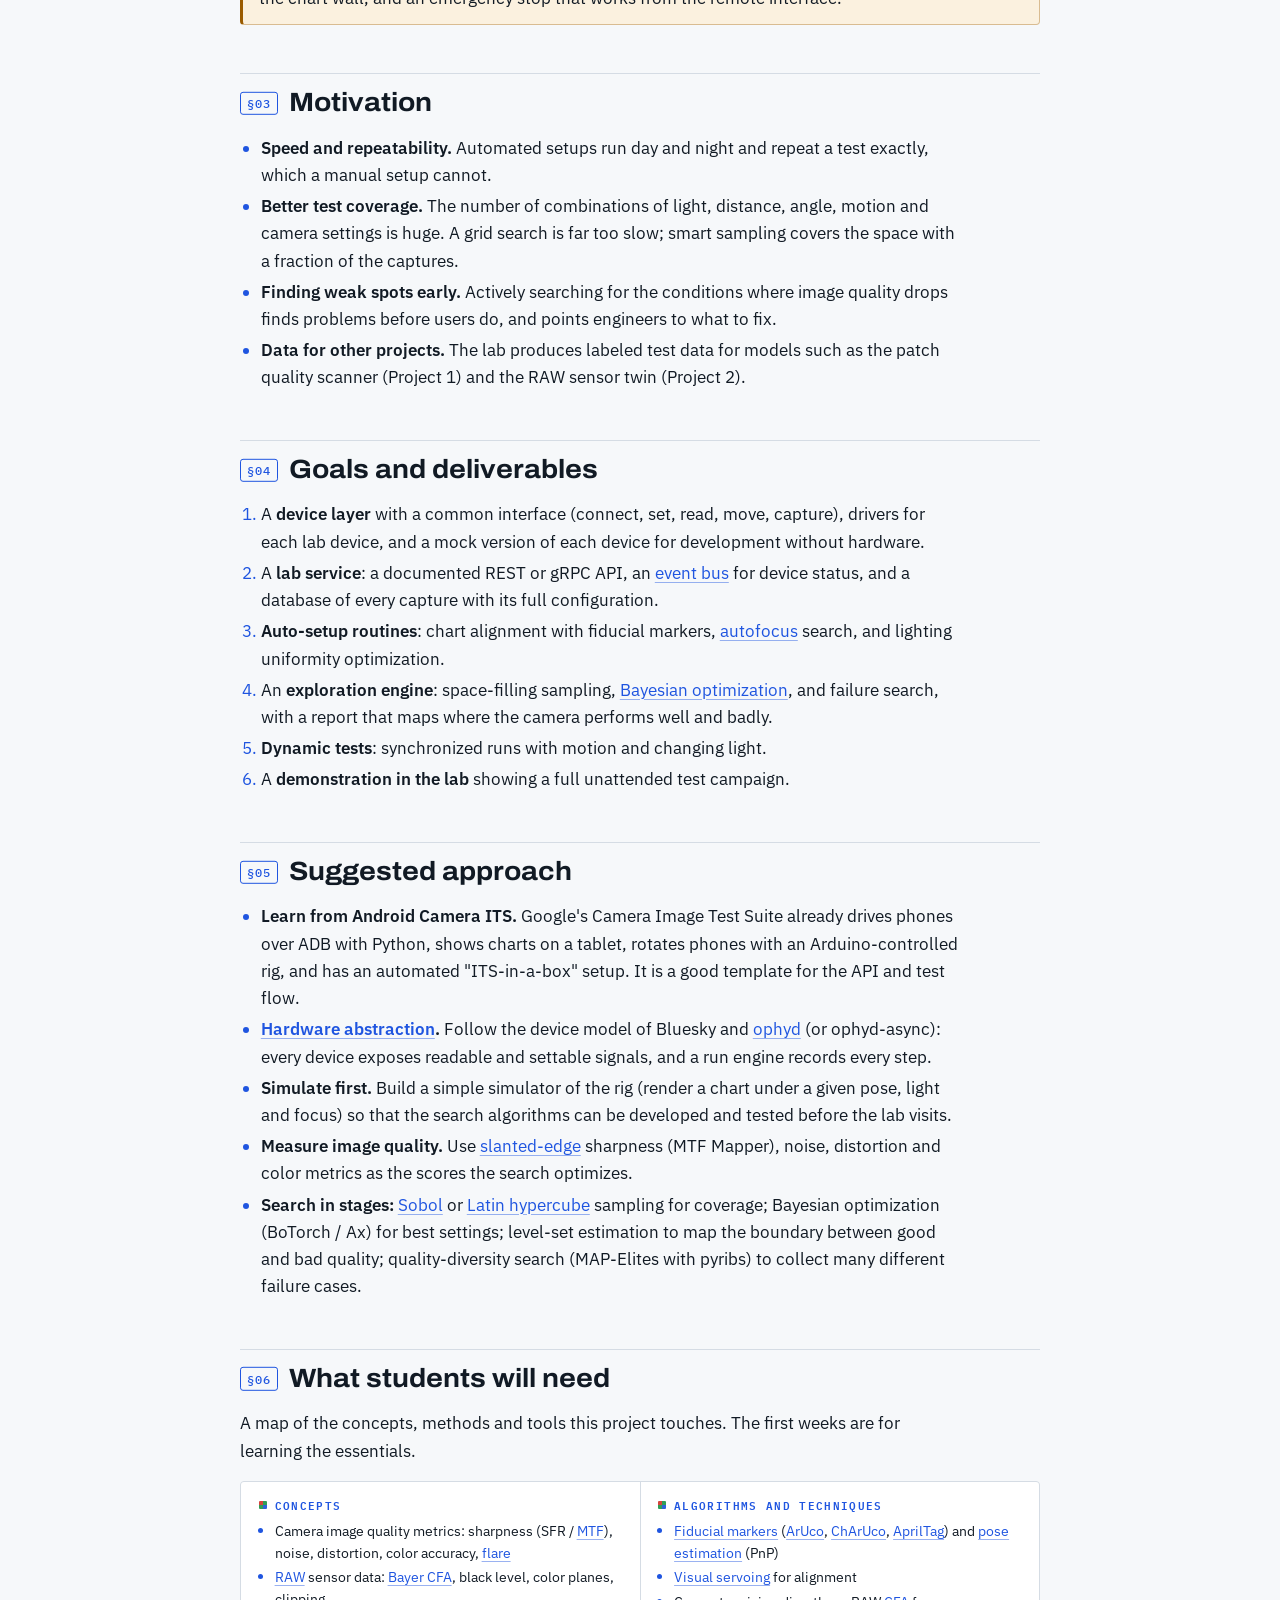
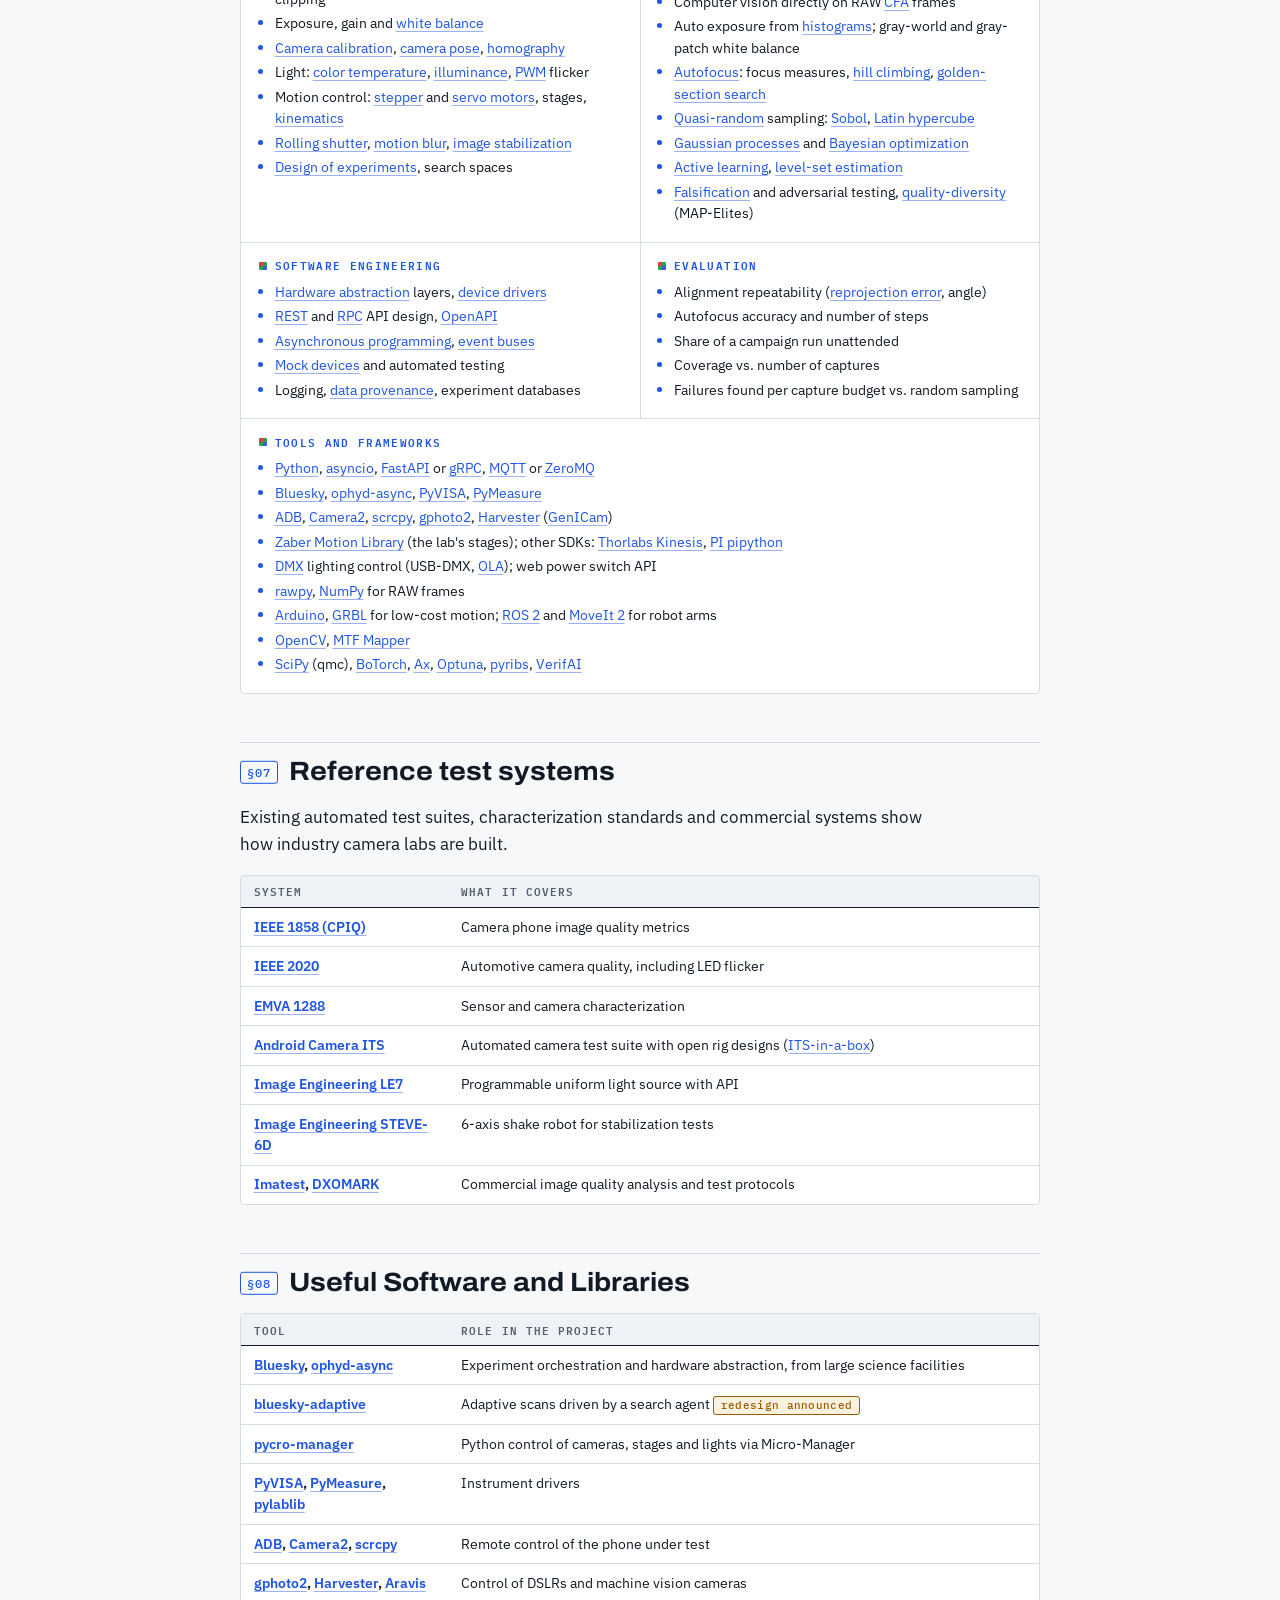
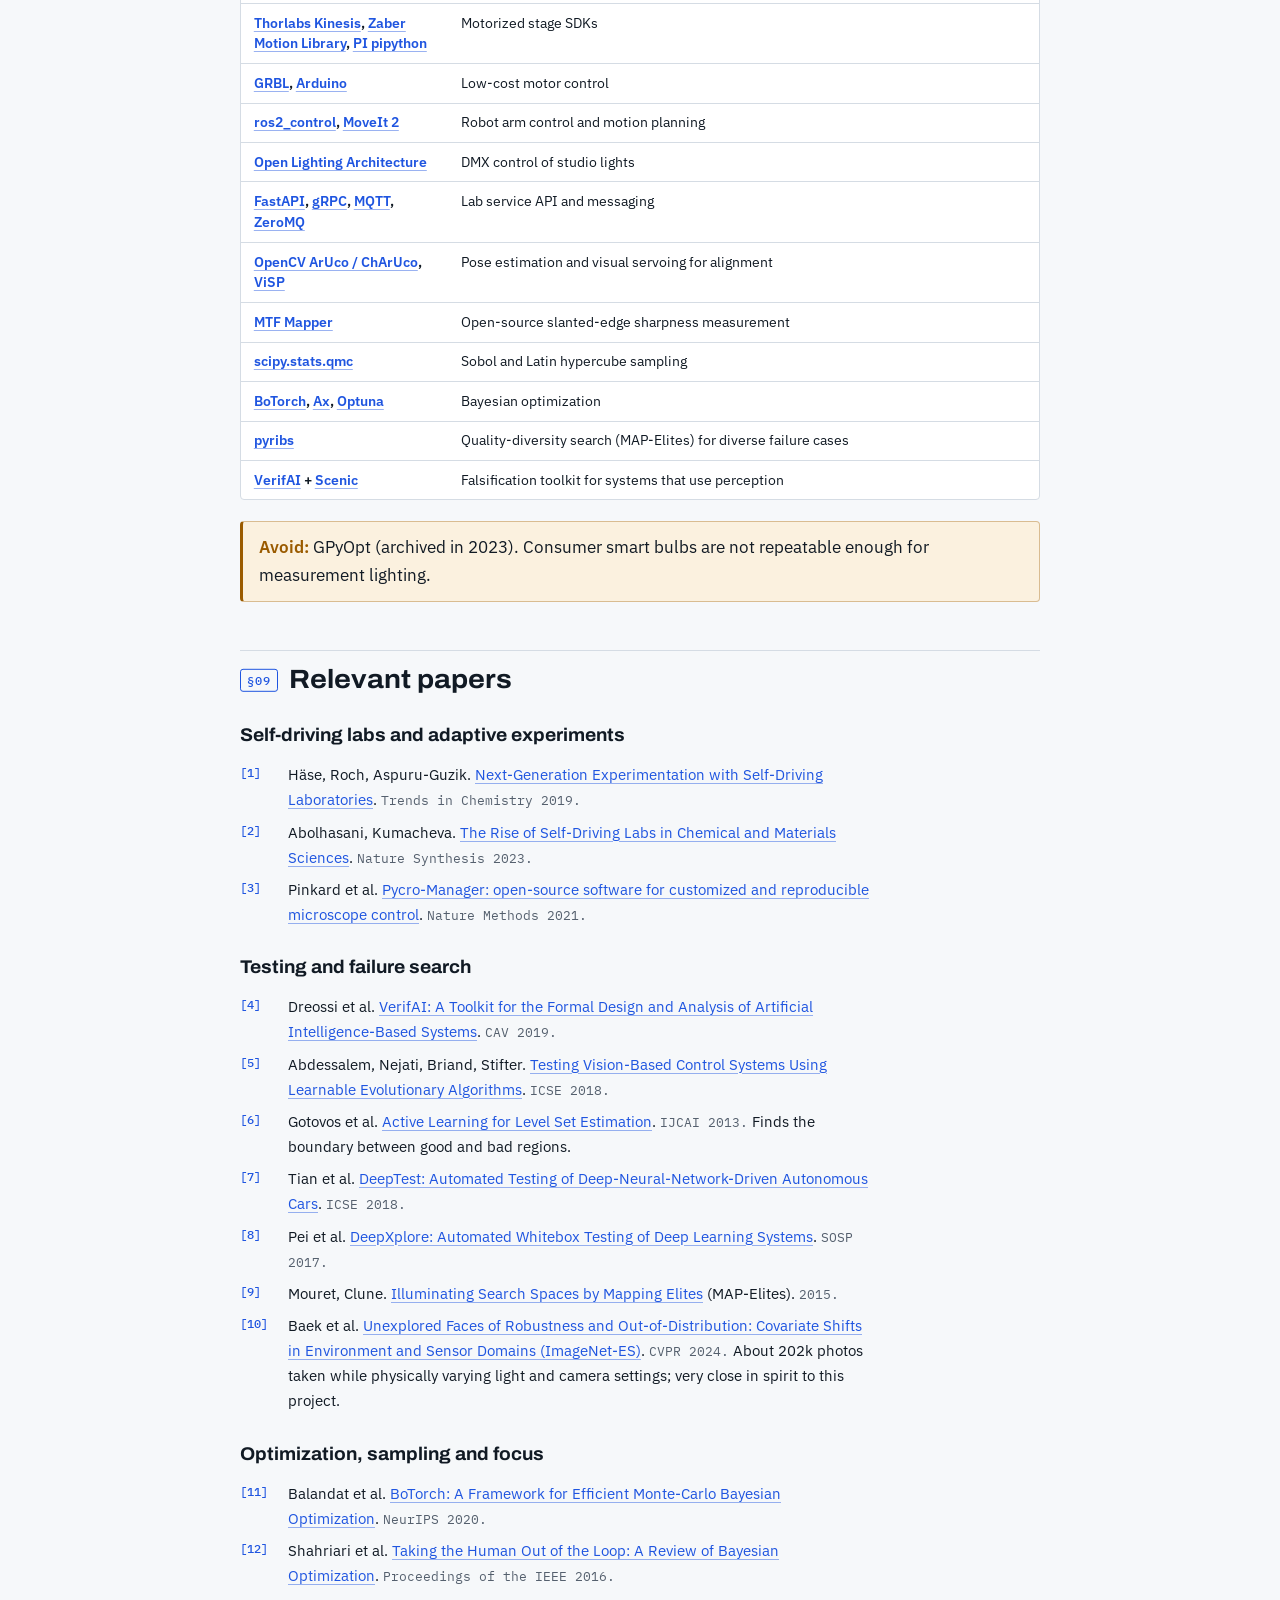
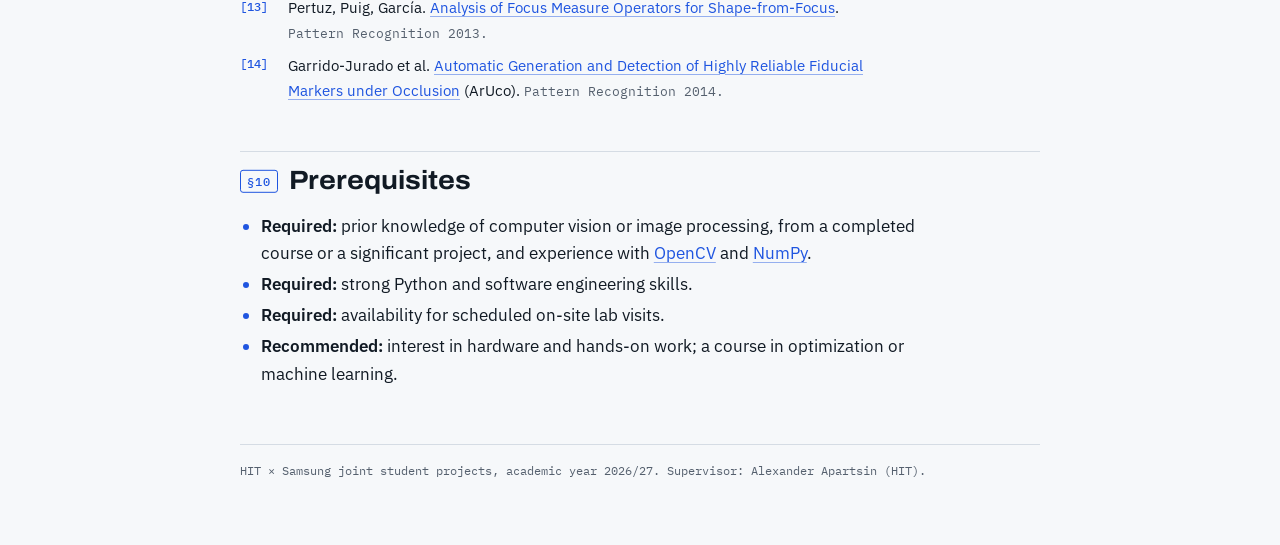
<file: project3-lab-automation.html>
<!doctype html>
<html lang="en">
<head>
<meta charset="utf-8">
<meta name="viewport" content="width=device-width, initial-scale=1, viewport-fit=cover">
<title>Self-Driving Camera Lab</title>
<link rel="stylesheet" href="style.css">
</head>
<body>
<main class="page">

<header class="masthead">
<div class="crumbs"><a href="index.html">HIT &times; Samsung projects</a> / Project 3</div>
<h1>Self-Driving Camera Lab</h1>
<p class="lede">Software that remotely controls a camera test lab (lights, motorized stages, focus motors and the camera under test), finds the best setup on its own, and searches the space of test conditions for the cases where the camera performs worst.</p>

<dl class="facts">
  <div><dt>Credit</dt><dd>7 points</dd></div>
  <div><dt>Team</dt><dd>Up to 3 students</dd></div>
  <div><dt>Partners</dt><dd>HIT and Samsung</dd></div>
  <div><dt>On-site work</dt><dd>Required, at the lab</dd></div>
</dl>
</header>

<p class="research"><strong>A research project for an industry customer.</strong> There is no ready recipe: the team defines the details of the method, reads the literature, tries ideas, measures, and learns from what does not work. The project requires independent work, proactive exploration and a lot of trial and error, with regular meetings with the supervisor and periodic meetings with the Samsung team.</p>

<p class="note"><strong>On-site visits required:</strong> the equipment is in a test lab on site. Most development is done remotely against simulated (mock) devices, but integration and testing with the real hardware require regular visits to the lab. Students should plan for scheduled lab days during both semesters, with more of them in the integration phase.</p>

<h2>Description</h2>
<p>Camera image quality is measured in labs with test charts, calibrated lights and precise positioning. Today, much of this setup is manual: moving the camera, aligning it to the chart, setting the light, focusing, and capturing. This project turns the lab into a programmable, self-driving system in three steps.</p>

<div class="spec">
  <p><strong>(a) Unified API.</strong> One software interface for every device in the lab: light sources (intensity, <a href="https://en.wikipedia.org/wiki/Color_temperature">color temperature</a>, flicker), motorized positioning (linear and rotation stages, pan-tilt, robot arm), focus motors, and the camera or phone under test. Every capture is logged together with the full state of all devices.</p>
  <p><strong>(b) Automatic best setup.</strong> Algorithms that find the right settings on their own: align the camera to the chart (position and angle), make the lighting uniform, and find the best focus.</p>
  <p><strong>(c) Smart exploration and failure hunting.</strong> A strategy that scans the space of configurations with as few captures as possible, first to get a representative sample of camera behavior, then to actively hunt for configurations where the camera under-performs. Both <strong>static</strong> conditions and <strong>dynamic</strong> ones (moving targets, camera shake, changing or flickering light) are covered.</p>
</div>

<h3>Tasks to automate</h3>
<p>The lab team has defined the first tasks. Each action must be fitted to the specific chart being shot, so every chart gets a definition (its markers, regions of interest and target pose) that the routines read.</p>
<div class="table-wrap"><table>
<thead><tr><th>Task</th><th>What the software must do</th><th>Main technique</th></tr></thead>
<tbody>
<tr><td>Sensor arm alignment</td><td>Move the sensor so it faces the chart at the right <strong>distance</strong> and <strong>orientation</strong> (height, pitch, roll, yaw)</td><td><a href="https://en.wikipedia.org/wiki/Fiducial_marker">Fiducial</a> marker detection, <a href="https://en.wikipedia.org/wiki/Perspective-n-Point">pose estimation</a> (PnP), closed-loop correction</td></tr>
<tr><td>Image focus</td><td>Find the sharpest focus position for the chart and distance</td><td>Focus measure on chart regions, coarse-to-fine search</td></tr>
<tr><td>Light source adjustment</td><td>Set intensity and color temperature; check that the chart is evenly lit</td><td>Measure gray patches across the chart, adjust lights</td></tr>
<tr><td>Exposure and <a href="https://en.wikipedia.org/wiki/Color_balance">white balance</a></td><td>Choose <a href="https://en.wikipedia.org/wiki/Shutter_speed">exposure time</a> and gain so the chart is well exposed without clipping, and estimate white balance from neutral patches</td><td><a href="https://en.wikipedia.org/wiki/Raw_image_format">RAW</a> <a href="https://en.wikipedia.org/wiki/Image_histogram">histogram</a> and clipping checks, gray-patch statistics</td></tr>
<tr><td>Chart movement</td><td>Bring the requested chart in front of the sensor</td><td>Motorized chart track, position check with markers</td></tr>
</tbody>
</table></div>

<h3>Main challenges</h3>
<ul>
  <li><strong>Computer vision on RAW <a href="https://en.wikipedia.org/wiki/Color_filter_array">CFA</a> data.</strong> The sensor delivers a RAW <a href="https://en.wikipedia.org/wiki/Bayer_filter">Bayer mosaic</a>, not a finished color image. Marker detection, focus and exposure measurements have to work directly on this data: subtract the black level, split the mosaic into its color planes (or use the green plane at half resolution), and measure there, without running a full <a href="https://en.wikipedia.org/wiki/Color_image_pipeline">camera pipeline</a>.</li>
  <li><strong>Controlling hardware through multiple APIs.</strong> Motion stages, lights, power switches and the sensor capture software all come with different interfaces. The project wraps them in one consistent API.</li>
</ul>

<h2>The lab and its hardware</h2>
<p>Based on photos of the lab, the setup includes the equipment below. The interfaces listed are our best guess from the visible hardware and will be confirmed during the first lab visit.</p>
<div class="table-wrap"><table>
<thead><tr><th>Equipment</th><th>What it does</th><th>Likely interface and API</th></tr></thead>
<tbody>
<tr><td>Long <a href="https://en.wikipedia.org/wiki/Linear_stage">linear stage</a> (track on the table)</td><td>Moves the sensor arm toward and away from the charts (distance), controlled from the lab computer</td><td><a href="https://www.zaber.com/">Zaber</a> motorized stage; <a href="https://software.zaber.com/motion-library/docs">Zaber Motion Library</a> (<a href="https://www.python.org/">Python</a>), Zaber ASCII protocol over USB/serial</td></tr>
<tr><td>Zaber sensor mount: vertical lift plus rotation stages</td><td>Height, pitch, roll and yaw of the sensor</td><td>Zaber stages on the same controller chain; same library. Some pitch/roll stages look manual (scales and knobs) and may need motorizing</td></tr>
<tr><td>Sensor board on the mount</td><td>The camera sensor under test, delivering RAW CFA frames</td><td>Vendor capture software or SDK; the project wraps it with a capture service (command line or library call)</td></tr>
<tr><td>Chart wall on sliding tracks</td><td>Several large test charts that can slide sideways in an aluminum profile frame</td><td>Currently manual; can be motorized with a belt or linear drive (a Zaber stage, or a <a href="https://en.wikipedia.org/wiki/Stepper_motor">stepper</a> motor with an <a href="https://www.arduino.cc/">Arduino</a> / <a href="https://github.com/gnea/grbl">GRBL</a> controller)</td></tr>
<tr><td>Test charts with fiducial borders</td><td>Multi-target charts (<a href="https://en.wikipedia.org/wiki/Siemens_star">Siemens stars</a>, slanted edges, color patches, texture) surrounded by square markers</td><td>Passive; the markers make automatic alignment possible with <a href="https://docs.opencv.org/4.x/d5/dae/tutorial_aruco_detection.html">OpenCV ArUco</a>-style detection</td></tr>
<tr><td>Ceiling spotlights (two, NANLITE)</td><td>Main lighting for the charts</td><td>Professional LED fixtures usually support <a href="https://en.wikipedia.org/wiki/DMX512">DMX512</a>; control from Python through a USB-DMX interface (for example <a href="https://www.enttec.com/product/dmx-usb-interfaces/dmx-usb-pro-professional-1u-usb-to-dmx512-converter/">ENTTEC DMX USB Pro</a> with <a href="https://pypi.org/project/DMXEnttecPro/">DMXEnttecPro</a> or <a href="https://github.com/OpenLightingProject/ola">OLA</a>), or the maker's wireless app protocol</td></tr>
<tr><td>Standing light panels (light boxes on wheels)</td><td>Diffuse, uniform illumination or backlit targets</td><td>Depends on model: DMX, USB/serial, or manual dimmer; to be checked on site</td></tr>
<tr><td>Ceiling LED panels</td><td>Room light, a source of stray light</td><td>Building control; at least on/off should be scripted or switched off for tests</td></tr>
<tr><td>Web power switch (remotely switched outlets)</td><td>Turns equipment on and off, resets devices remotely</td><td><a href="https://www.digital-loggers.com/">Digital Loggers</a> Web Power Switch, HTTP/<a href="https://en.wikipedia.org/wiki/REST">REST</a> API; Python <a href="https://pypi.org/project/dlipower/">dlipower</a></td></tr>
<tr><td>ATEN unit on the rig</td><td>Probably a USB or KVM extender carrying signals from the rig to the lab computer</td><td>Transparent to software, but affects cabling and latency</td></tr>
<tr><td>Small camera above the chart wall; ceiling dome camera</td><td>Overview of the lab</td><td>Can serve as a remote "eye" for safe operation (check that the path is clear before moving)</td></tr>
</tbody>
</table></div>
<p class="note"><strong>Safety:</strong> remote motion needs software limits for every axis, a collision check between the arm and the chart wall, and an emergency stop that works from the remote interface.</p>

<h2>Motivation</h2>
<ul>
  <li><strong>Speed and repeatability.</strong> Automated setups run day and night and repeat a test exactly, which a manual setup cannot.</li>
  <li><strong>Better test coverage.</strong> The number of combinations of light, distance, angle, motion and camera settings is huge. A grid search is far too slow; smart sampling covers the space with a fraction of the captures.</li>
  <li><strong>Finding weak spots early.</strong> Actively searching for the conditions where image quality drops finds problems before users do, and points engineers to what to fix.</li>
  <li><strong>Data for other projects.</strong> The lab produces labeled test data for models such as the patch quality scanner (Project 1) and the RAW sensor twin (Project 2).</li>
</ul>

<h2>Goals and deliverables</h2>
<ol>
  <li>A <strong>device layer</strong> with a common interface (connect, set, read, move, capture), drivers for each lab device, and a mock version of each device for development without hardware.</li>
  <li>A <strong>lab service</strong>: a documented REST or gRPC API, an <a href="https://en.wikipedia.org/wiki/Publish%E2%80%93subscribe_pattern">event bus</a> for device status, and a database of every capture with its full configuration.</li>
  <li><strong>Auto-setup routines</strong>: chart alignment with fiducial markers, <a href="https://en.wikipedia.org/wiki/Autofocus">autofocus</a> search, and lighting uniformity optimization.</li>
  <li>An <strong>exploration engine</strong>: space-filling sampling, <a href="https://en.wikipedia.org/wiki/Bayesian_optimization">Bayesian optimization</a>, and failure search, with a report that maps where the camera performs well and badly.</li>
  <li><strong>Dynamic tests</strong>: synchronized runs with motion and changing light.</li>
  <li>A <strong>demonstration in the lab</strong> showing a full unattended test campaign.</li>
</ol>

<h2>Suggested approach</h2>
<ul>
  <li><strong>Learn from Android Camera ITS.</strong> Google's Camera Image Test Suite already drives phones over ADB with Python, shows charts on a tablet, rotates phones with an Arduino-controlled rig, and has an automated "ITS-in-a-box" setup. It is a good template for the API and test flow.</li>
  <li><strong><a href="https://en.wikipedia.org/wiki/Hardware_abstraction">Hardware abstraction</a>.</strong> Follow the device model of Bluesky and <a href="https://github.com/bluesky/ophyd">ophyd</a> (or ophyd-async): every device exposes readable and settable signals, and a run engine records every step.</li>
  <li><strong>Simulate first.</strong> Build a simple simulator of the rig (render a chart under a given pose, light and focus) so that the search algorithms can be developed and tested before the lab visits.</li>
  <li><strong>Measure image quality.</strong> Use <a href="https://en.wikipedia.org/wiki/Optical_transfer_function">slanted-edge</a> sharpness (MTF Mapper), noise, distortion and color metrics as the scores the search optimizes.</li>
  <li><strong>Search in stages:</strong> <a href="https://en.wikipedia.org/wiki/Sobol_sequence">Sobol</a> or <a href="https://en.wikipedia.org/wiki/Latin_hypercube_sampling">Latin hypercube</a> sampling for coverage; Bayesian optimization (BoTorch / Ax) for best settings; level-set estimation to map the boundary between good and bad quality; quality-diversity search (MAP-Elites with pyribs) to collect many different failure cases.</li>
</ul>

<h2>What students will need</h2>
<p>A map of the concepts, methods and tools this project touches. The first weeks are for learning the essentials.</p>
<div class="skills">
  <div class="skill"><h4>Concepts</h4><ul>
    <li>Camera image quality metrics: sharpness (SFR / <a href="https://en.wikipedia.org/wiki/Optical_transfer_function">MTF</a>), noise, distortion, color accuracy, <a href="https://en.wikipedia.org/wiki/Lens_flare">flare</a></li>
    <li><a href="https://en.wikipedia.org/wiki/Raw_image_format">RAW</a> sensor data: <a href="https://en.wikipedia.org/wiki/Bayer_filter">Bayer CFA</a>, black level, color planes, clipping</li>
    <li>Exposure, gain and <a href="https://en.wikipedia.org/wiki/Color_balance">white balance</a></li>
    <li><a href="https://en.wikipedia.org/wiki/Camera_resectioning">Camera calibration</a>, <a href="https://en.wikipedia.org/wiki/Pose_(computer_vision)">camera pose</a>, <a href="https://en.wikipedia.org/wiki/Homography_(computer_vision)">homography</a></li>
    <li>Light: <a href="https://en.wikipedia.org/wiki/Color_temperature">color temperature</a>, <a href="https://en.wikipedia.org/wiki/Illuminance">illuminance</a>, <a href="https://en.wikipedia.org/wiki/Pulse-width_modulation">PWM</a> flicker</li>
    <li>Motion control: <a href="https://en.wikipedia.org/wiki/Stepper_motor">stepper</a> and <a href="https://en.wikipedia.org/wiki/Servomotor">servo motors</a>, stages, <a href="https://en.wikipedia.org/wiki/Robot_kinematics">kinematics</a></li>
    <li><a href="https://en.wikipedia.org/wiki/Rolling_shutter">Rolling shutter</a>, <a href="https://en.wikipedia.org/wiki/Motion_blur_(media)">motion blur</a>, <a href="https://en.wikipedia.org/wiki/Image_stabilization">image stabilization</a></li>
    <li><a href="https://en.wikipedia.org/wiki/Design_of_experiments">Design of experiments</a>, search spaces</li>
  </ul></div>
  <div class="skill"><h4>Algorithms and techniques</h4><ul>
    <li><a href="https://en.wikipedia.org/wiki/Fiducial_marker">Fiducial markers</a> (<a href="https://docs.opencv.org/4.x/d5/dae/tutorial_aruco_detection.html">ArUco</a>, <a href="https://docs.opencv.org/4.x/df/d4a/tutorial_charuco_detection.html">ChArUco</a>, <a href="https://april.eecs.umich.edu/software/apriltag">AprilTag</a>) and <a href="https://en.wikipedia.org/wiki/Perspective-n-Point">pose estimation</a> (PnP)</li>
    <li><a href="https://en.wikipedia.org/wiki/Visual_servoing">Visual servoing</a> for alignment</li>
    <li>Computer vision directly on RAW <a href="https://en.wikipedia.org/wiki/Color_filter_array">CFA</a> frames</li>
    <li>Auto exposure from <a href="https://en.wikipedia.org/wiki/Image_histogram">histograms</a>; gray-world and gray-patch white balance</li>
    <li><a href="https://en.wikipedia.org/wiki/Autofocus">Autofocus</a>: focus measures, <a href="https://en.wikipedia.org/wiki/Hill_climbing">hill climbing</a>, <a href="https://en.wikipedia.org/wiki/Golden-section_search">golden-section search</a></li>
    <li><a href="https://en.wikipedia.org/wiki/Low-discrepancy_sequence">Quasi-random</a> sampling: <a href="https://en.wikipedia.org/wiki/Sobol_sequence">Sobol</a>, <a href="https://en.wikipedia.org/wiki/Latin_hypercube_sampling">Latin hypercube</a></li>
    <li><a href="https://en.wikipedia.org/wiki/Gaussian_process">Gaussian processes</a> and <a href="https://en.wikipedia.org/wiki/Bayesian_optimization">Bayesian optimization</a></li>
    <li><a href="https://en.wikipedia.org/wiki/Active_learning_(machine_learning)">Active learning</a>, <a href="https://www.ijcai.org/Abstract/13/202">level-set estimation</a></li>
    <li><a href="https://arxiv.org/abs/1902.04245">Falsification</a> and adversarial testing, <a href="https://arxiv.org/abs/1504.04909">quality-diversity</a> (MAP-Elites)</li>
  </ul></div>
  <div class="skill"><h4>Software engineering</h4><ul>
    <li><a href="https://en.wikipedia.org/wiki/Hardware_abstraction">Hardware abstraction</a> layers, <a href="https://en.wikipedia.org/wiki/Device_driver">device drivers</a></li>
    <li><a href="https://en.wikipedia.org/wiki/REST">REST</a> and <a href="https://en.wikipedia.org/wiki/Remote_procedure_call">RPC</a> API design, <a href="https://www.openapis.org/">OpenAPI</a></li>
    <li><a href="https://en.wikipedia.org/wiki/Asynchrony_(computer_programming)">Asynchronous programming</a>, <a href="https://en.wikipedia.org/wiki/Publish%E2%80%93subscribe_pattern">event buses</a></li>
    <li><a href="https://en.wikipedia.org/wiki/Mock_object">Mock devices</a> and automated testing</li>
    <li>Logging, <a href="https://en.wikipedia.org/wiki/Data_lineage">data provenance</a>, experiment databases</li>
  </ul></div>
  <div class="skill"><h4>Evaluation</h4><ul>
    <li>Alignment repeatability (<a href="https://en.wikipedia.org/wiki/Reprojection_error">reprojection error</a>, angle)</li>
    <li>Autofocus accuracy and number of steps</li>
    <li>Share of a campaign run unattended</li>
    <li>Coverage vs. number of captures</li>
    <li>Failures found per capture budget vs. random sampling</li>
  </ul></div>
  <div class="skill"><h4>Tools and frameworks</h4><ul>
    <li><a href="https://www.python.org/">Python</a>, <a href="https://docs.python.org/3/library/asyncio.html">asyncio</a>, <a href="https://fastapi.tiangolo.com/">FastAPI</a> or <a href="https://grpc.io/">gRPC</a>, <a href="https://mqtt.org/">MQTT</a> or <a href="https://zeromq.org/">ZeroMQ</a></li>
    <li><a href="https://blueskyproject.io/">Bluesky</a>, <a href="https://github.com/bluesky/ophyd-async">ophyd-async</a>, <a href="https://pyvisa.readthedocs.io/">PyVISA</a>, <a href="https://pymeasure.readthedocs.io/">PyMeasure</a></li>
    <li><a href="https://developer.android.com/tools/adb">ADB</a>, <a href="https://developer.android.com/media/camera/camera2">Camera2</a>, <a href="https://github.com/Genymobile/scrcpy">scrcpy</a>, <a href="http://www.gphoto.org/">gphoto2</a>, <a href="https://github.com/genicam/harvesters">Harvester</a> (<a href="https://en.wikipedia.org/wiki/GenICam">GenICam</a>)</li>
    <li><a href="https://software.zaber.com/motion-library/docs">Zaber Motion Library</a> (the lab's stages); other SDKs: <a href="https://www.thorlabs.com/software_pages/ViewSoftwarePage.cfm?Code=Motion_Control">Thorlabs Kinesis</a>, <a href="https://github.com/PI-PhysikInstrumente/PIPython">PI pipython</a></li>
    <li><a href="https://en.wikipedia.org/wiki/DMX512">DMX</a> lighting control (USB-DMX, <a href="https://github.com/OpenLightingProject/ola">OLA</a>); web power switch API</li>
    <li><a href="https://github.com/letmaik/rawpy">rawpy</a>, <a href="https://numpy.org/">NumPy</a> for RAW frames</li>
    <li><a href="https://www.arduino.cc/">Arduino</a>, <a href="https://github.com/gnea/grbl">GRBL</a> for low-cost motion; <a href="https://docs.ros.org/">ROS 2</a> and <a href="https://moveit.ai/">MoveIt 2</a> for robot arms</li>
    <li><a href="https://opencv.org/">OpenCV</a>, <a href="https://sourceforge.net/projects/mtfmapper/">MTF Mapper</a></li>
    <li><a href="https://scipy.org/">SciPy</a> (qmc), <a href="https://botorch.org/">BoTorch</a>, <a href="https://ax.dev/">Ax</a>, <a href="https://optuna.org/">Optuna</a>, <a href="https://github.com/icaros-usc/pyribs">pyribs</a>, <a href="https://github.com/BerkeleyLearnVerify/VerifAI">VerifAI</a></li>
  </ul></div>
</div>

<h2>Reference test systems</h2>
<p>Existing automated test suites, characterization standards and commercial systems show how industry camera labs are built.</p>
<div class="table-wrap"><table>
<thead><tr><th>System</th><th>What it covers</th></tr></thead>
<tbody>
<tr><td><a href="https://standards.ieee.org/ieee/1858/10727/">IEEE 1858 (CPIQ)</a></td><td>Camera phone image quality metrics</td></tr>
<tr><td><a href="https://www.imatest.com/IEEE-2020">IEEE 2020</a></td><td>Automotive camera quality, including LED flicker</td></tr>
<tr><td><a href="https://www.emva.org/press/new-release-4-0-of-emva-1288-standard-for-camera-characterization/">EMVA 1288</a></td><td>Sensor and camera characterization</td></tr>
<tr><td><a href="https://source.android.com/docs/compatibility/cts/camera-its">Android Camera ITS</a></td><td>Automated camera test suite with open rig designs (<a href="https://source.android.com/docs/compatibility/cts/camera-its-box">ITS-in-a-box</a>)</td></tr>
<tr><td><a href="https://image-engineering.de/en/products/illumination-devices/le7">Image Engineering LE7</a></td><td>Programmable uniform light source with API</td></tr>
<tr><td><a href="https://image-engineering.de/products/measurement-devices/steve-6d">Image Engineering STEVE-6D</a></td><td>6-axis shake robot for stabilization tests</td></tr>
<tr><td><a href="https://www.imatest.com/">Imatest</a>, <a href="https://www.dxomark.com/">DXOMARK</a></td><td>Commercial image quality analysis and test protocols</td></tr>
</tbody>
</table></div>

<h2>Useful Software and Libraries</h2>
<div class="table-wrap"><table>
<thead><tr><th>Tool</th><th>Role in the project</th></tr></thead>
<tbody>
<tr><td><a href="https://blueskyproject.io/">Bluesky</a>, <a href="https://github.com/bluesky/ophyd-async">ophyd-async</a></td><td>Experiment orchestration and hardware abstraction, from large science facilities</td></tr>
<tr><td><a href="https://github.com/bluesky/bluesky-adaptive">bluesky-adaptive</a></td><td>Adaptive scans driven by a search agent <span class="tag warn">redesign announced</span></td></tr>
<tr><td><a href="https://github.com/micro-manager/pycro-manager">pycro-manager</a></td><td>Python control of cameras, stages and lights via Micro-Manager</td></tr>
<tr><td><a href="https://pyvisa.readthedocs.io/">PyVISA</a>, <a href="https://pymeasure.readthedocs.io/">PyMeasure</a>, <a href="https://pylablib.readthedocs.io/">pylablib</a></td><td>Instrument drivers</td></tr>
<tr><td><a href="https://developer.android.com/tools/adb">ADB</a>, <a href="https://developer.android.com/media/camera/camera2">Camera2</a>, <a href="https://github.com/Genymobile/scrcpy">scrcpy</a></td><td>Remote control of the phone under test</td></tr>
<tr><td><a href="http://www.gphoto.org/">gphoto2</a>, <a href="https://github.com/genicam/harvesters">Harvester</a>, <a href="https://github.com/AravisProject/aravis">Aravis</a></td><td>Control of DSLRs and machine vision cameras</td></tr>
<tr><td><a href="https://www.thorlabs.com/software_pages/ViewSoftwarePage.cfm?Code=Motion_Control">Thorlabs Kinesis</a>, <a href="https://software.zaber.com/motion-library/docs">Zaber Motion Library</a>, <a href="https://github.com/PI-PhysikInstrumente/PIPython">PI pipython</a></td><td>Motorized stage SDKs</td></tr>
<tr><td><a href="https://github.com/gnea/grbl">GRBL</a>, <a href="https://www.arduino.cc/">Arduino</a></td><td>Low-cost motor control</td></tr>
<tr><td><a href="https://control.ros.org/">ros2_control</a>, <a href="https://moveit.ai/">MoveIt 2</a></td><td>Robot arm control and motion planning</td></tr>
<tr><td><a href="https://github.com/OpenLightingProject/ola">Open Lighting Architecture</a></td><td>DMX control of studio lights</td></tr>
<tr><td><a href="https://fastapi.tiangolo.com/">FastAPI</a>, <a href="https://grpc.io/">gRPC</a>, <a href="https://mqtt.org/">MQTT</a>, <a href="https://zeromq.org/">ZeroMQ</a></td><td>Lab service API and messaging</td></tr>
<tr><td><a href="https://docs.opencv.org/4.x/da/d13/tutorial_aruco_calibration.html">OpenCV ArUco / ChArUco</a>, <a href="https://visp.inria.fr/">ViSP</a></td><td>Pose estimation and visual servoing for alignment</td></tr>
<tr><td><a href="https://sourceforge.net/projects/mtfmapper/">MTF Mapper</a></td><td>Open-source slanted-edge sharpness measurement</td></tr>
<tr><td><a href="https://docs.scipy.org/doc/scipy/reference/stats.qmc.html">scipy.stats.qmc</a></td><td>Sobol and Latin hypercube sampling</td></tr>
<tr><td><a href="https://botorch.org/">BoTorch</a>, <a href="https://ax.dev/">Ax</a>, <a href="https://optuna.org/">Optuna</a></td><td>Bayesian optimization</td></tr>
<tr><td><a href="https://github.com/icaros-usc/pyribs">pyribs</a></td><td>Quality-diversity search (MAP-Elites) for diverse failure cases</td></tr>
<tr><td><a href="https://github.com/BerkeleyLearnVerify/VerifAI">VerifAI</a> + <a href="https://github.com/BerkeleyLearnVerify/Scenic">Scenic</a></td><td>Falsification toolkit for systems that use perception</td></tr>
</tbody>
</table></div>
<p class="note"><strong>Avoid:</strong> GPyOpt (archived in 2023). Consumer smart bulbs are not repeatable enough for measurement lighting.</p>

<h2>Relevant papers</h2>
<h3>Self-driving labs and adaptive experiments</h3>
<ol class="refs">
  <li>H&auml;se, Roch, Aspuru-Guzik. <a href="https://doi.org/10.1016/j.trechm.2019.02.007">Next-Generation Experimentation with Self-Driving Laboratories</a>. <span class="venue">Trends in Chemistry 2019.</span></li>
  <li>Abolhasani, Kumacheva. <a href="https://doi.org/10.1038/s44160-022-00231-0">The Rise of Self-Driving Labs in Chemical and Materials Sciences</a>. <span class="venue">Nature Synthesis 2023.</span></li>
  <li>Pinkard et al. <a href="https://github.com/micro-manager/pycro-manager">Pycro-Manager: open-source software for customized and reproducible microscope control</a>. <span class="venue">Nature Methods 2021.</span></li>
</ol>
<h3>Testing and failure search</h3>
<ol class="refs" start="4">
  <li>Dreossi et al. <a href="https://arxiv.org/abs/1902.04245">VerifAI: A Toolkit for the Formal Design and Analysis of Artificial Intelligence-Based Systems</a>. <span class="venue">CAV 2019.</span></li>
  <li>Abdessalem, Nejati, Briand, Stifter. <a href="https://orbilu.uni.lu/handle/10993/33706">Testing Vision-Based Control Systems Using Learnable Evolutionary Algorithms</a>. <span class="venue">ICSE 2018.</span></li>
  <li>Gotovos et al. <a href="https://www.ijcai.org/Abstract/13/202">Active Learning for Level Set Estimation</a>. <span class="venue">IJCAI 2013.</span> Finds the boundary between good and bad regions.</li>
  <li>Tian et al. <a href="https://arxiv.org/abs/1708.08559">DeepTest: Automated Testing of Deep-Neural-Network-Driven Autonomous Cars</a>. <span class="venue">ICSE 2018.</span></li>
  <li>Pei et al. <a href="https://arxiv.org/abs/1705.06640">DeepXplore: Automated Whitebox Testing of Deep Learning Systems</a>. <span class="venue">SOSP 2017.</span></li>
  <li>Mouret, Clune. <a href="https://arxiv.org/abs/1504.04909">Illuminating Search Spaces by Mapping Elites</a> (MAP-Elites). <span class="venue">2015.</span></li>
  <li>Baek et al. <a href="https://openaccess.thecvf.com/content/CVPR2024/html/Baek_Unexplored_Faces_of_Robustness_and_Out-of-Distribution_Covariate_Shifts_in_Environment_CVPR_2024_paper.html">Unexplored Faces of Robustness and Out-of-Distribution: Covariate Shifts in Environment and Sensor Domains (ImageNet-ES)</a>. <span class="venue">CVPR 2024.</span> About 202k photos taken while physically varying light and camera settings; very close in spirit to this project.</li>
</ol>
<h3>Optimization, sampling and focus</h3>
<ol class="refs" start="11">
  <li>Balandat et al. <a href="https://arxiv.org/abs/1910.06403">BoTorch: A Framework for Efficient Monte-Carlo Bayesian Optimization</a>. <span class="venue">NeurIPS 2020.</span></li>
  <li>Shahriari et al. <a href="https://doi.org/10.1109/JPROC.2015.2494218">Taking the Human Out of the Loop: A Review of Bayesian Optimization</a>. <span class="venue">Proceedings of the IEEE 2016.</span></li>
  <li>Pertuz, Puig, Garc&iacute;a. <a href="https://doi.org/10.1016/j.patcog.2012.11.011">Analysis of Focus Measure Operators for Shape-from-Focus</a>. <span class="venue">Pattern Recognition 2013.</span></li>
  <li>Garrido-Jurado et al. <a href="https://doi.org/10.1016/j.patcog.2014.01.005">Automatic Generation and Detection of Highly Reliable Fiducial Markers under Occlusion</a> (ArUco). <span class="venue">Pattern Recognition 2014.</span></li>
</ol>

<h2>Prerequisites</h2>
<ul>
  <li><strong>Required:</strong> prior knowledge of computer vision or image processing, from a completed course or a significant project, and experience with <a href="https://opencv.org/">OpenCV</a> and <a href="https://numpy.org/">NumPy</a>.</li>
  <li><strong>Required:</strong> strong Python and software engineering skills.</li>
  <li><strong>Required:</strong> availability for scheduled on-site lab visits.</li>
  <li><strong>Recommended:</strong> interest in hardware and hands-on work; a course in optimization or machine learning.</li>
</ul>

<footer>HIT &times; Samsung joint student projects, academic year 2026/27. Supervisor: Alexander Apartsin (HIT).</footer>
</main>
</body>
</html>
</file>
<file: style.css>
/* Layout: engineering datasheet. A full-bleed dark masthead on graph paper with a
   Bayer RGGB strip, then one reading column (~70ch) with numbered sections (§),
   mono labels, and wide tables that scroll inside their own frame. */
@import url("https://fonts.googleapis.com/css2?family=Archivo:wdth,wght@100..125,500..800&family=IBM+Plex+Sans:ital,wght@0,400;0,500;0,600;1,400&family=IBM+Plex+Mono:wght@400;500;600&display=swap");

:root {
  --bg: #f6f8fa;
  --paper: #ffffff;
  --surface: #eef2f6;
  --fg: #111a24;
  --muted: #55606e;
  --rule: #d5dce4;
  --grid: rgba(29, 79, 216, 0.06);
  --accent: #1f55e0;
  --accent-soft: #e6edfd;
  --warn: #9a5b00;
  --warn-soft: #fbf1df;
  /* masthead is dark in both themes on purpose */
  --mast-bg: #0b1220;
  --mast-fg: #e8eef7;
  --mast-muted: #93a1b5;
  --mast-line: rgba(147, 176, 255, 0.10);
  --mast-cell: rgba(255, 255, 255, 0.04);
  /* sensor colors for the Bayer motif */
  --px-r: #d6453d;
  --px-g: #2f9e55;
  --px-b: #2f62d6;

  --f-display: "Archivo", "Arial Narrow", "Helvetica Neue", Arial, sans-serif;
  --f-body: "IBM Plex Sans", "Segoe UI", system-ui, sans-serif;
  --f-mono: "IBM Plex Mono", Consolas, "Courier New", monospace;
  color-scheme: light;
}
@media (prefers-color-scheme: dark) {
  :root:not([data-theme="light"]) {
    --bg: #0d131b; --paper: #121a24; --surface: #18222e; --fg: #e3e9f1; --muted: #98a5b6; --rule: #283444;
    --grid: rgba(143, 176, 255, 0.05); --accent: #86a8ff; --accent-soft: #19253d; --warn: #f0b860; --warn-soft: #2c2213;
    --mast-bg: #070c15; --mast-line: rgba(147, 176, 255, 0.08); --mast-cell: rgba(255, 255, 255, 0.035);
    color-scheme: dark;
  }
}
:root[data-theme="dark"] {
  --bg: #0d131b; --paper: #121a24; --surface: #18222e; --fg: #e3e9f1; --muted: #98a5b6; --rule: #283444;
  --grid: rgba(143, 176, 255, 0.05); --accent: #86a8ff; --accent-soft: #19253d; --warn: #f0b860; --warn-soft: #2c2213;
  --mast-bg: #070c15; --mast-line: rgba(147, 176, 255, 0.08); --mast-cell: rgba(255, 255, 255, 0.035);
  color-scheme: dark;
}

* { box-sizing: border-box; }
html { -webkit-text-size-adjust: 100%; overflow-x: clip; }
body {
  margin: 0;
  background: var(--bg);
  color: var(--fg);
  font: 16.5px/1.65 var(--f-body);
  overflow-x: clip;
  counter-reset: sec;
}
.page {
  max-width: 52rem;
  margin: 0 auto;
  padding-block: 0 4rem;
  padding-left: max(16px, env(safe-area-inset-left, 0px));
  padding-right: max(16px, env(safe-area-inset-right, 0px));
}

/* ---------- Masthead ---------- */
.masthead {
  position: relative;
  margin-inline: calc(50% - 50vw);
  padding-inline: calc(50vw - 50%);
  padding-block: 0 2.2rem;
  margin-bottom: 1.6rem;
  color: var(--mast-fg);
  background:
    linear-gradient(var(--mast-line) 1px, transparent 1px) 0 0 / 24px 24px,
    linear-gradient(90deg, var(--mast-line) 1px, transparent 1px) 0 0 / 24px 24px,
    radial-gradient(120% 90% at 85% 0%, rgba(31, 85, 224, 0.28), transparent 60%),
    var(--mast-bg);
}
.masthead::before { /* RGGB color filter array strip */
  content: "";
  display: block;
  height: 10px;
  margin-inline: calc(50% - 50vw);
  margin-bottom: 1.8rem;
  opacity: 0.85;
  background: repeating-conic-gradient(var(--px-g) 0 25%, var(--px-b) 0 50%, var(--px-g) 0 75%, var(--px-r) 0 100%) 0 0 / 10px 10px;
}
.crumbs { font: 500 0.74rem/1.4 var(--f-mono); letter-spacing: 0.1em; text-transform: uppercase; color: var(--mast-muted); }
.crumbs a { color: var(--mast-muted); text-decoration: none; border-bottom: 1px dotted var(--mast-muted); }
.crumbs a:hover { color: var(--mast-fg); }
h1, h2, h3 { font-family: var(--f-display); text-wrap: balance; line-height: 1.1; }
h1 {
  font-size: clamp(2.1rem, 6vw, 3.4rem);
  font-weight: 800;
  font-stretch: 112%;
  letter-spacing: -0.015em;
  margin: 0.7rem 0 0.9rem;
  color: #ffffff;
}
.lede { font-size: 1.12rem; line-height: 1.6; color: var(--mast-muted); margin: 0 0 1.6rem; max-width: 62ch; }
.masthead .lede { color: #c3cedd; }

/* Facts strip, reads like a spec plate */
.facts { display: grid; grid-template-columns: repeat(4, 1fr); gap: 1px; background: rgba(147, 176, 255, 0.18); border: 1px solid rgba(147, 176, 255, 0.25); border-radius: 4px; overflow: hidden; margin: 0; }
.facts div { background: rgba(11, 18, 32, 0.82); padding: 0.7rem 0.95rem; display: flex; flex-direction: column; gap: 0.25rem; }
.facts dt { font: 500 0.66rem/1.2 var(--f-mono); letter-spacing: 0.12em; text-transform: uppercase; color: var(--mast-muted); }
.facts dd { margin: 0; font: 600 0.98rem/1.3 var(--f-body); color: var(--mast-fg); }
@media (max-width: 640px) { .facts { grid-template-columns: repeat(2, 1fr); } }

/* ---------- Body typography ---------- */
h2 {
  font-size: 1.65rem;
  font-weight: 700;
  font-stretch: 108%;
  margin: 3rem 0 0.9rem;
  padding-top: 0.9rem;
  border-top: 1px solid var(--rule);
  display: flex;
  align-items: baseline;
  gap: 0.7rem;
}
h2::before {
  counter-increment: sec;
  content: "\00A7" counter(sec, decimal-leading-zero);
  font: 500 0.78rem/1 var(--f-mono);
  letter-spacing: 0.06em;
  color: var(--accent);
  padding: 0.28rem 0.4rem;
  border: 1px solid var(--accent);
  border-radius: 3px;
  transform: translateY(-0.2rem);
}
h3 { font-size: 1.15rem; font-weight: 700; font-stretch: 104%; margin: 1.9rem 0 0.55rem; }
h4 { font-family: var(--f-display); }
p, li { max-width: 70ch; }
ul, ol { padding-left: 1.3rem; }
li { margin: 0.25rem 0; }
li::marker { color: var(--accent); }
a { color: var(--accent); text-decoration-thickness: 1px; text-underline-offset: 3px; text-decoration-color: color-mix(in srgb, var(--accent) 45%, transparent); }
a:hover { text-decoration-color: var(--accent); }
a:focus-visible { outline: 2px solid var(--accent); outline-offset: 2px; border-radius: 2px; }
code { font: 0.84em var(--f-mono); background: var(--surface); border: 1px solid var(--rule); padding: 0.04em 0.32em; border-radius: 3px; overflow-wrap: anywhere; }
strong { font-weight: 600; }

/* I/O spec block */
.spec {
  background: var(--paper);
  border: 1px solid var(--rule);
  border-left: 3px solid var(--accent);
  border-radius: 4px;
  padding: 1rem 1.2rem;
  margin: 1.2rem 0;
  position: relative;
  background-image: linear-gradient(var(--grid) 1px, transparent 1px), linear-gradient(90deg, var(--grid) 1px, transparent 1px);
  background-size: 16px 16px;
}
.spec::before { content: "SPEC"; position: absolute; top: -0.6rem; right: 0.8rem; font: 600 0.62rem/1 var(--f-mono); letter-spacing: 0.14em; color: var(--accent); background: var(--bg); padding: 0.2rem 0.45rem; border: 1px solid var(--rule); border-radius: 3px; }
.spec p { margin: 0.35rem 0; max-width: none; }
.spec code { background: var(--surface); }

.note { background: var(--warn-soft); color: var(--fg); border: 1px solid color-mix(in srgb, var(--warn) 35%, transparent); border-left: 3px solid var(--warn); padding: 0.75rem 1rem; border-radius: 4px; margin: 1.1rem 0; max-width: none; }
.note strong { color: var(--warn); }
.research { background: var(--accent-soft); border: 1px solid color-mix(in srgb, var(--accent) 30%, transparent); border-radius: 4px; padding: 0.85rem 1.1rem; margin: 1.2rem 0; max-width: none; }
.research strong { color: var(--accent); }

/* ---------- Tables, datasheet style ---------- */
.table-wrap { overflow-x: auto; margin: 0.9rem 0 1.3rem; border: 1px solid var(--rule); border-radius: 4px; background: var(--paper); }
table { border-collapse: collapse; width: 100%; min-width: 34rem; font-size: 0.9rem; line-height: 1.45; }
th, td { text-align: left; vertical-align: top; padding: 0.55rem 0.8rem; border-bottom: 1px solid var(--rule); }
th { font: 600 0.66rem/1.3 var(--f-mono); letter-spacing: 0.1em; text-transform: uppercase; color: var(--muted); background: var(--surface); border-bottom: 1px solid var(--fg); }
tbody tr:hover td { background: color-mix(in srgb, var(--accent-soft) 55%, transparent); }
tr:last-child td { border-bottom: 0; }
td:first-child { font-weight: 600; min-width: 8rem; width: 26%; }
.num { font-variant-numeric: tabular-nums; font-family: var(--f-mono); font-size: 0.84rem; }

.tag { display: inline-block; font: 500 0.66rem/1.4 var(--f-mono); letter-spacing: 0.03em; padding: 0.05rem 0.4rem; border-radius: 3px; background: var(--surface); color: var(--muted); border: 1px solid var(--rule); white-space: nowrap; }
.tag.warn { color: var(--warn); border-color: var(--warn); background: var(--warn-soft); }

/* ---------- References ---------- */
ol.refs { list-style: none; padding-left: 0; }
.page { counter-reset: ref; }
ol.refs li { counter-increment: ref; position: relative; padding-left: 3rem; margin: 0.45rem 0; font-size: 0.95rem; }
ol.refs li::before { content: "[" counter(ref) "]"; position: absolute; left: 0; top: 0.08rem; font: 500 0.78rem/1.6 var(--f-mono); color: var(--accent); }
.refs .venue { font-family: var(--f-mono); font-size: 0.8rem; color: var(--muted); }

/* ---------- Work plan timeline ---------- */
.phases { display: grid; margin: 1rem 0; border-left: 2px solid var(--rule); }
.phase { display: grid; grid-template-columns: 7.5rem 1fr; gap: 1rem; padding: 0.75rem 0 0.75rem 1.1rem; position: relative; }
.phase::before { content: ""; position: absolute; left: -6px; top: 1.05rem; width: 10px; height: 10px; background: var(--bg); border: 2px solid var(--accent); border-radius: 50%; }
.phase .when { font: 500 0.78rem/1.5 var(--f-mono); color: var(--accent); padding-top: 0.1rem; }
.phase h4 { margin: 0 0 0.2rem; font-size: 1.02rem; font-weight: 700; }
.phase p { margin: 0; color: var(--muted); }
.phase > div { min-width: 0; }
@media (max-width: 520px) { .phase { grid-template-columns: 1fr; gap: 0.15rem; } }

/* ---------- Roles ---------- */
.roles { display: grid; grid-template-columns: repeat(auto-fit, minmax(14rem, 1fr)); gap: 0.8rem; margin: 1rem 0; counter-reset: role; }
.role { border: 1px solid var(--rule); background: var(--paper); border-radius: 4px; padding: 0.85rem 1rem; counter-increment: role; }
.role h4 { margin: 0 0 0.3rem; font-size: 1rem; font-weight: 700; }
.role h4::before { content: "S" counter(role) " "; font: 600 0.72rem/1 var(--f-mono); color: var(--accent); margin-right: 0.3rem; }
.role p { margin: 0; font-size: 0.93rem; color: var(--muted); }

/* ---------- Knowledge map ---------- */
.skills { display: grid; grid-template-columns: repeat(2, minmax(0, 1fr)); gap: 1px; background: var(--rule); border: 1px solid var(--rule); border-radius: 4px; overflow: hidden; margin: 1rem 0; }
.skill { background: var(--paper); padding: 0.95rem 1.1rem; min-width: 0; }
.skill h4 { margin: 0 0 0.5rem; font: 600 0.7rem/1.3 var(--f-mono); letter-spacing: 0.12em; text-transform: uppercase; color: var(--accent); display: flex; align-items: center; gap: 0.5rem; }
.skill h4::before { content: ""; width: 8px; height: 8px; background: repeating-conic-gradient(var(--px-g) 0 25%, var(--px-b) 0 50%, var(--px-g) 0 75%, var(--px-r) 0 100%) 0 0 / 8px 8px; border-radius: 1px; }
.skill ul { margin: 0; padding-left: 1rem; font-size: 0.9rem; line-height: 1.5; }
.skill li { margin: 0.18rem 0; }
.skill:last-child:nth-child(odd) { grid-column: 1 / -1; }
@media (max-width: 600px) { .skills { grid-template-columns: 1fr; } }

/* ---------- Index cards ---------- */
.projects { display: grid; gap: 0.9rem; margin-top: 1.3rem; }
.project-card { display: grid; grid-template-columns: 4.2rem 1fr; gap: 1.1rem; padding: 1.2rem 1.2rem 1.2rem 1rem; border: 1px solid var(--rule); background: var(--paper); border-radius: 4px; text-decoration: none; color: var(--fg); transition: border-color 0.15s, transform 0.15s; }
.project-card:hover { border-color: var(--accent); transform: translateY(-1px); }
.project-card:focus-visible { outline: 2px solid var(--accent); outline-offset: 2px; }
.project-card .n { font: 800 2.4rem/1 var(--f-display); font-stretch: 115%; color: var(--accent); }
.project-card .n::before { content: "P"; font-size: 0.5em; vertical-align: top; margin-right: 0.05em; opacity: 0.7; }
.project-card h3 { margin: 0 0 0.35rem; font-size: 1.25rem; }
.project-card p { margin: 0; color: var(--muted); font-size: 0.96rem; }
.project-card .kind { display: inline-block; margin-top: 0.6rem; font: 500 0.68rem/1.4 var(--f-mono); letter-spacing: 0.08em; text-transform: uppercase; color: var(--accent); }
.project-card .more { color: var(--accent); font-weight: 600; }
.project-card > div { min-width: 0; }
@media (prefers-reduced-motion: reduce) { .project-card { transition: none; } .project-card:hover { transform: none; } }

footer { margin-top: 3.5rem; padding-top: 1rem; border-top: 1px solid var(--rule); color: var(--muted); font: 0.78rem/1.6 var(--f-mono); }
</file>
